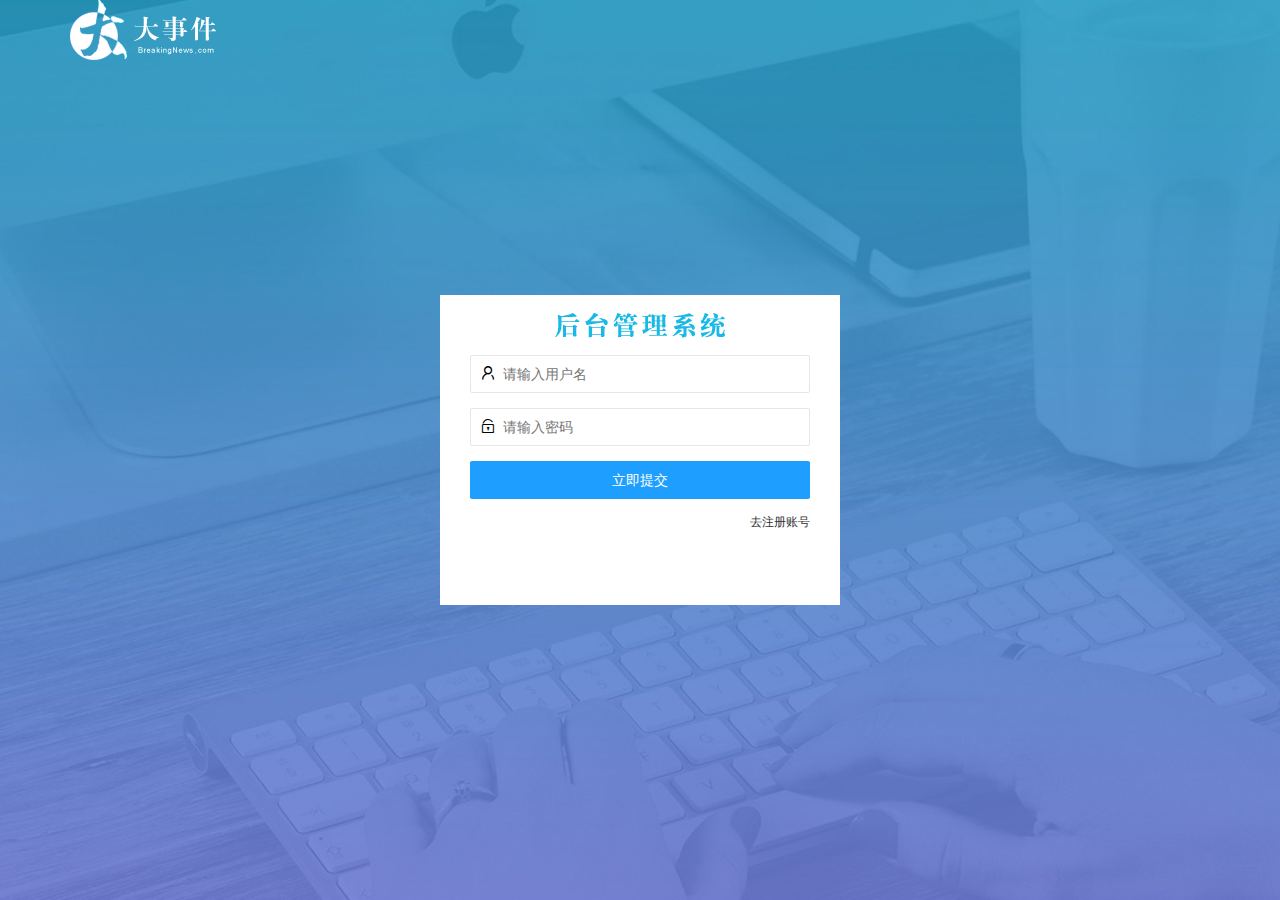
<file: login.html>
<!DOCTYPE html>
<html lang="en">

<head>
    <meta charset="UTF-8" />
    <meta name="viewport" content="width=device-width, initial-scale=1.0" />
    <title>大事件-登录/注册</title>
    <!-- 导入 LayUI 的样式 -->
    <link rel="stylesheet" href="/assets/lib/layui/css/layui.css" />
    <!-- 导入自己的样式表 -->
    <link rel="stylesheet" href="/assets/css/loginreal.css" />
</head>

<body>
    <!-- 头部的 Logo 区域 -->
    <div class="layui-main">
        <img src="/assets/images/logo.png" alt="" />
    </div>

    <!-- 登录注册区域 -->
    <div class="loginAndRegBox">
        <div class="title-box"></div>
        <div class="login-box">
            <form class="layui-form form_login" action="">
                <div class="layui-form-item">
                    <i class="layui-icon layui-icon-username"></i>
                    <input type="text" name="username" required lay-verify="required" placeholder="请输入用户名"
                        autocomplete="off" class="layui-input">
                </div>
                <div class="layui-form-item">
                    <i class="layui-icon layui-icon-password"></i>
                    <input type="password" name="password" required lay-verify="required|pwd" placeholder="请输入密码"
                        autocomplete="off" class="layui-input">
                </div>
                <div class="layui-form-item">
                    <button class="layui-btn layui-btn-fluid layui-btn-normal" lay-submit>立即提交</button>
                </div>
                <div class="layui-form-item links">
                    <a href="javascript:;" id="link_reg">去注册账号</a>
                </div>
            </form>
        </div>
        <div class="reg-box">
            <form class="layui-form form_reg" action="">
                <div class="layui-form-item">
                    <i class="layui-icon layui-icon-username"></i>
                    <input type="text" name="username" required lay-verify="required" placeholder="请输入用户名"
                        autocomplete="off" class="layui-input">
                </div>
                <div class="layui-form-item">
                    <i class="layui-icon layui-icon-password"></i>
                    <input type="password" name="password" required lay-verify="required|pwd" placeholder="请输入密码"
                        autocomplete="off" class="layui-input">
                </div>
                <div class="layui-form-item">
                    <i class="layui-icon layui-icon-password"></i>
                    <input type="password" name="password" required lay-verify="required|pwd|repwd" placeholder="请输入密码"
                        autocomplete="off" class="layui-input">
                </div>
                <div class="layui-form-item">
                    <button class="layui-btn layui-btn-fluid layui-btn-normal" lay-submit>立即提交</button>
                </div>
                <div class="layui-form-item links">
                    <a href="javascript:;" id="link_login">去登录</a>
                </div>
            </form>
        </div>
    </div>

</body>
<script src="/assets/lib/layui/layui.all.js"></script>
<script src="/assets/lib/jquery.js"></script>
<script src="/assets/js/loginreal.js"></script>
<script src="/assets/js/baseAPI.js"></script>

</html>
</file>
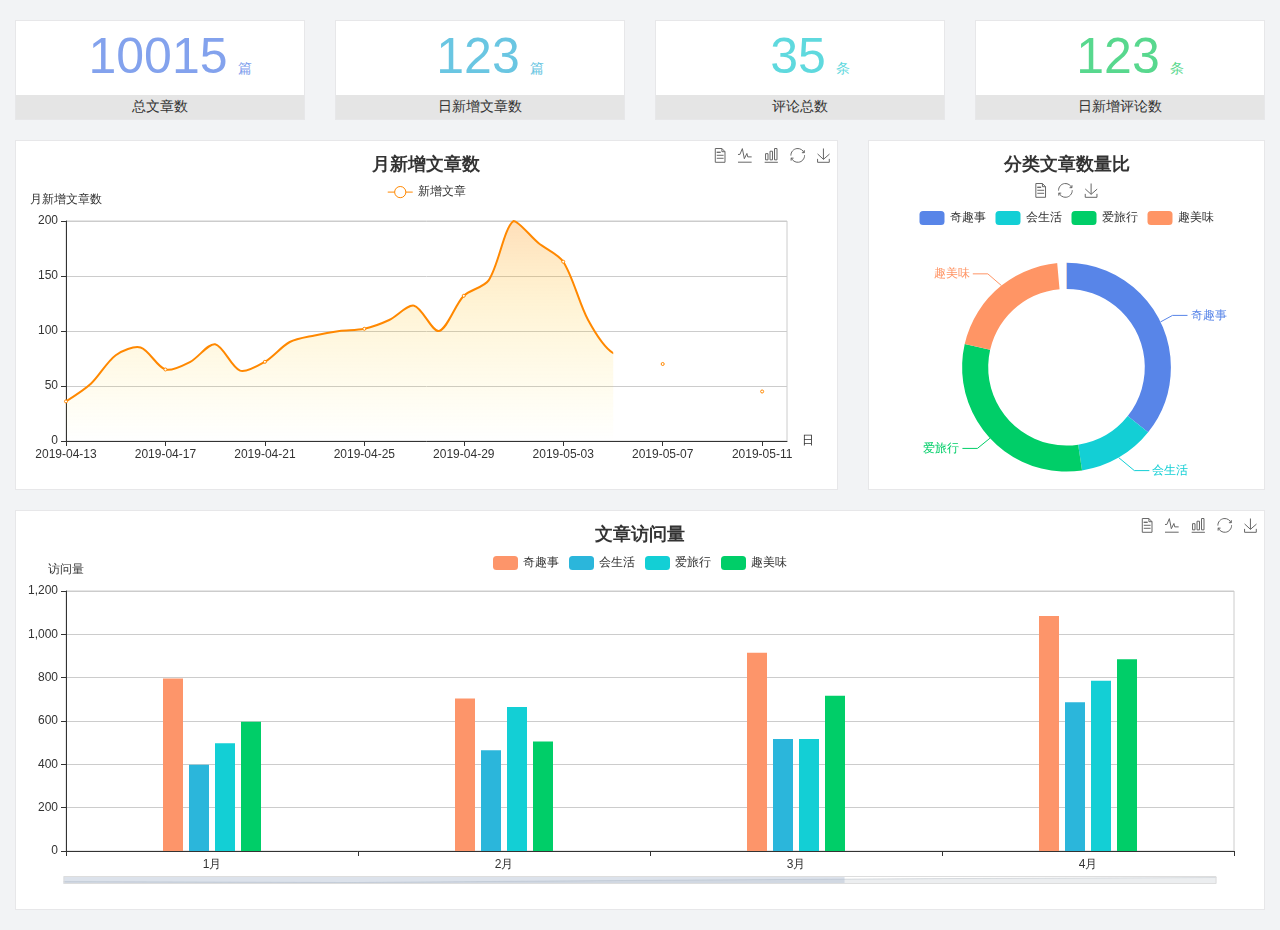
<file: home/dashboard.html>
<!DOCTYPE html>
<html lang="en">

<head>
  <meta charset="UTF-8">
  <meta name="viewport" content="width=device-width, initial-scale=1.0">
  <meta http-equiv="X-UA-Compatible" content="ie=edge">
  <title>图表统计</title>
  <link rel="stylesheet" href="../../assets/lib/bootstrap.css" />
  <link rel="stylesheet" href="../../assets/lib/main.css" />
  <script src="../../assets/lib/jquery.js"></script>
  <script type="text/javascript" src="../../assets/lib/echarts.min.js"></script>
</head>

<body>
  <div class="container-fluid">
    <div class="row spannel_list">
      <div class="col-sm-3 col-xs-6">
        <div class="spannel">
          <em>10015</em><span>篇</span>
          <b>总文章数</b>
        </div>
      </div>
      <div class="col-sm-3 col-xs-6">
        <div class="spannel scolor01">
          <em>123</em><span>篇</span>
          <b>日新增文章数</b>
        </div>
      </div>
      <div class="col-sm-3 col-xs-6">
        <div class="spannel scolor02">
          <em>35</em><span>条</span>
          <b>评论总数</b>
        </div>
      </div>
      <div class="col-sm-3 col-xs-6">
        <div class="spannel scolor03">
          <em>123</em><span>条</span>
          <b>日新增评论数</b>
        </div>
      </div>
    </div>
  </div>

  <div class="container-fluid">
    <div class="row curve-pie">
      <div class="col-lg-8 col-md-8">
        <div class="gragh_pannel" id="curve_show"></div>
      </div>
      <div class="col-lg-4 col-md-4">
        <div class="gragh_pannel" id="pie_show"></div>
      </div>
    </div>
  </div>

  <div class="container-fluid">
    <div class="column_pannel" id="column_show"></div>
  </div>

  <script>
    var oChart = echarts.init(document.getElementById('curve_show'));
    var aList_all = [
      { 'count': 36, 'date': '2019-04-13' },
      { 'count': 52, 'date': '2019-04-14' },
      { 'count': 78, 'date': '2019-04-15' },
      { 'count': 85, 'date': '2019-04-16' },
      { 'count': 65, 'date': '2019-04-17' },
      { 'count': 72, 'date': '2019-04-18' },
      { 'count': 88, 'date': '2019-04-19' },
      { 'count': 64, 'date': '2019-04-20' },
      { 'count': 72, 'date': '2019-04-21' },
      { 'count': 90, 'date': '2019-04-22' },
      { 'count': 96, 'date': '2019-04-23' },
      { 'count': 100, 'date': '2019-04-24' },
      { 'count': 102, 'date': '2019-04-25' },
      { 'count': 110, 'date': '2019-04-26' },
      { 'count': 123, 'date': '2019-04-27' },
      { 'count': 100, 'date': '2019-04-28' },
      { 'count': 132, 'date': '2019-04-29' },
      { 'count': 146, 'date': '2019-04-30' },
      { 'count': 200, 'date': '2019-05-01' },
      { 'count': 180, 'date': '2019-05-02' },
      { 'count': 163, 'date': '2019-05-03' },
      { 'count': 110, 'date': '2019-05-04' },
      { 'count': 80, 'date': '2019-05-05' },
      { 'count': 82, 'date': '2019-05-06' },
      { 'count': 70, 'date': '2019-05-07' },
      { 'count': 65, 'date': '2019-05-08' },
      { 'count': 54, 'date': '2019-05-09' },
      { 'count': 40, 'date': '2019-05-10' },
      { 'count': 45, 'date': '2019-05-11' },
      { 'count': 38, 'date': '2019-05-12' },
    ];

    let aCount = [];
    let aDate = [];

    for (var i = 0; i < aList_all.length; i++) {
      aCount.push(aList_all[i].count);
      aDate.push(aList_all[i].date);
    }

    var chartopt = {
      title: {
        text: '月新增文章数',
        left: 'center',
        top: '10'
      },
      tooltip: {
        trigger: 'axis'
      },
      legend: {
        data: ['新增文章'],
        top: '40'
      },
      toolbox: {
        show: true,
        feature: {
          mark: { show: true },
          dataView: { show: true, readOnly: false },
          magicType: { show: true, type: ['line', 'bar'] },
          restore: { show: true },
          saveAsImage: { show: true }
        }
      },
      calculable: true,
      xAxis: [
        {
          name: '日',
          type: 'category',
          boundaryGap: false,
          data: aDate
        }
      ],
      yAxis: [
        {
          name: '月新增文章数',
          type: 'value'
        }
      ],
      series: [
        {
          name: '新增文章',
          type: 'line',
          smooth: true,
          itemStyle: { normal: { areaStyle: { type: 'default' }, color: '#f80' }, lineStyle: { color: '#f80' } },
          data: aCount
        }],
      areaStyle: {
        normal: {
          color: new echarts.graphic.LinearGradient(0, 0, 0, 1, [{
            offset: 0,
            color: 'rgba(255,136,0,0.39)'
          }, {
            offset: .34,
            color: 'rgba(255,180,0,0.25)'
          }, {
            offset: 1,
            color: 'rgba(255,222,0,0.00)'
          }])

        }
      },
      grid: {
        show: true,
        x: 50,
        x2: 50,
        y: 80,
        height: 220
      }
    };

    oChart.setOption(chartopt);


    var oPie = echarts.init(document.getElementById('pie_show'));
    var oPieopt =
    {
      title: {
        top: 10,
        text: '分类文章数量比',
        x: 'center'
      },
      tooltip: {
        trigger: 'item',
        formatter: "{a} <br/>{b} : {c} ({d}%)"
      },
      color: ['#5885e8', '#13cfd5', '#00ce68', '#ff9565'],
      legend: {
        x: 'center',
        top: 65,
        data: ['奇趣事', '会生活', '爱旅行', '趣美味']
      },
      toolbox: {
        show: true,
        x: 'center',
        top: 35,
        feature: {
          mark: { show: true },
          dataView: { show: true, readOnly: false },
          magicType: {
            show: true,
            type: ['pie', 'funnel'],
            option: {
              funnel: {
                x: '25%',
                width: '50%',
                funnelAlign: 'left',
                max: 1548
              }
            }
          },
          restore: { show: true },
          saveAsImage: { show: true }
        }
      },
      calculable: true,
      series: [
        {
          name: '访问来源',
          type: 'pie',
          radius: ['45%', '60%'],
          center: ['50%', '65%'],
          data: [
            { value: 300, name: '奇趣事' },
            { value: 100, name: '会生活' },
            { value: 260, name: '爱旅行' },
            { value: 180, name: '趣美味' }
          ]
        }
      ]
    };
    oPie.setOption(oPieopt);



    var oColumn = this.echarts.init(document.getElementById('column_show'));
    var oColumnopt =
    {
      title: {
        text: '文章访问量',
        left: 'center',
        top: '10'
      },
      tooltip: {
        trigger: 'axis'
      },
      legend: {
        data: ['奇趣事', '会生活', '爱旅行', '趣美味'],
        top: '40'
      },
      toolbox: {
        show: true,
        feature: {
          mark: { show: true },
          dataView: { show: true, readOnly: false },
          magicType: { show: true, type: ['line', 'bar'] },
          restore: { show: true },
          saveAsImage: { show: true }
        }
      },
      calculable: true,
      xAxis: [
        {
          type: 'category',
          data: ['1月', '2月', '3月', '4月', '5月']
        }
      ],
      yAxis: [
        {
          name: '访问量',
          type: 'value'
        }
      ],
      series: [
        {
          name: '奇趣事',
          type: 'bar',
          barWidth: 20,
          itemStyle: {
            normal: { areaStyle: { type: 'default' }, color: '#fd956a' }
          },
          data: [800, 708, 920, 1090, 1200]
        },
        {
          name: '会生活',
          type: 'bar',
          barWidth: 20,
          itemStyle: {
            normal: { areaStyle: { type: 'default' }, color: '#2bb6db' }
          },
          data: [400, 468, 520, 690, 800]
        },
        {
          name: '爱旅行',
          type: 'bar',
          barWidth: 20,
          itemStyle: {
            normal: { areaStyle: { type: 'default' }, color: '#13cfd5' }
          },
          data: [500, 668, 520, 790, 900]
        },
        {
          name: '趣美味',
          type: 'bar',
          barWidth: 20,
          itemStyle: {
            normal: { areaStyle: { type: 'default' }, color: '#00ce68' }
          },
          data: [600, 508, 720, 890, 1000]
        }
      ],
      grid: {
        show: true,
        x: 50,
        x2: 30,
        y: 80,
        height: 260
      },
      dataZoom: [//给x轴设置滚动条
        {
          start: 0,//默认为0
          end: 100 - 1000 / 31,//默认为100
          type: 'slider',
          show: true,
          xAxisIndex: [0],
          handleSize: 0,//滑动条的 左右2个滑动条的大小
          height: 8,//组件高度
          left: 45, //左边的距离
          right: 50,//右边的距离
          bottom: 26,//右边的距离
          handleColor: '#ddd',//h滑动图标的颜色
          handleStyle: {
            borderColor: "#cacaca",
            borderWidth: "1",
            shadowBlur: 2,
            background: "#ddd",
            shadowColor: "#ddd",
          }
        }]
    };
    oColumn.setOption(oColumnopt);
  </script>
</body>

</html>
</file>
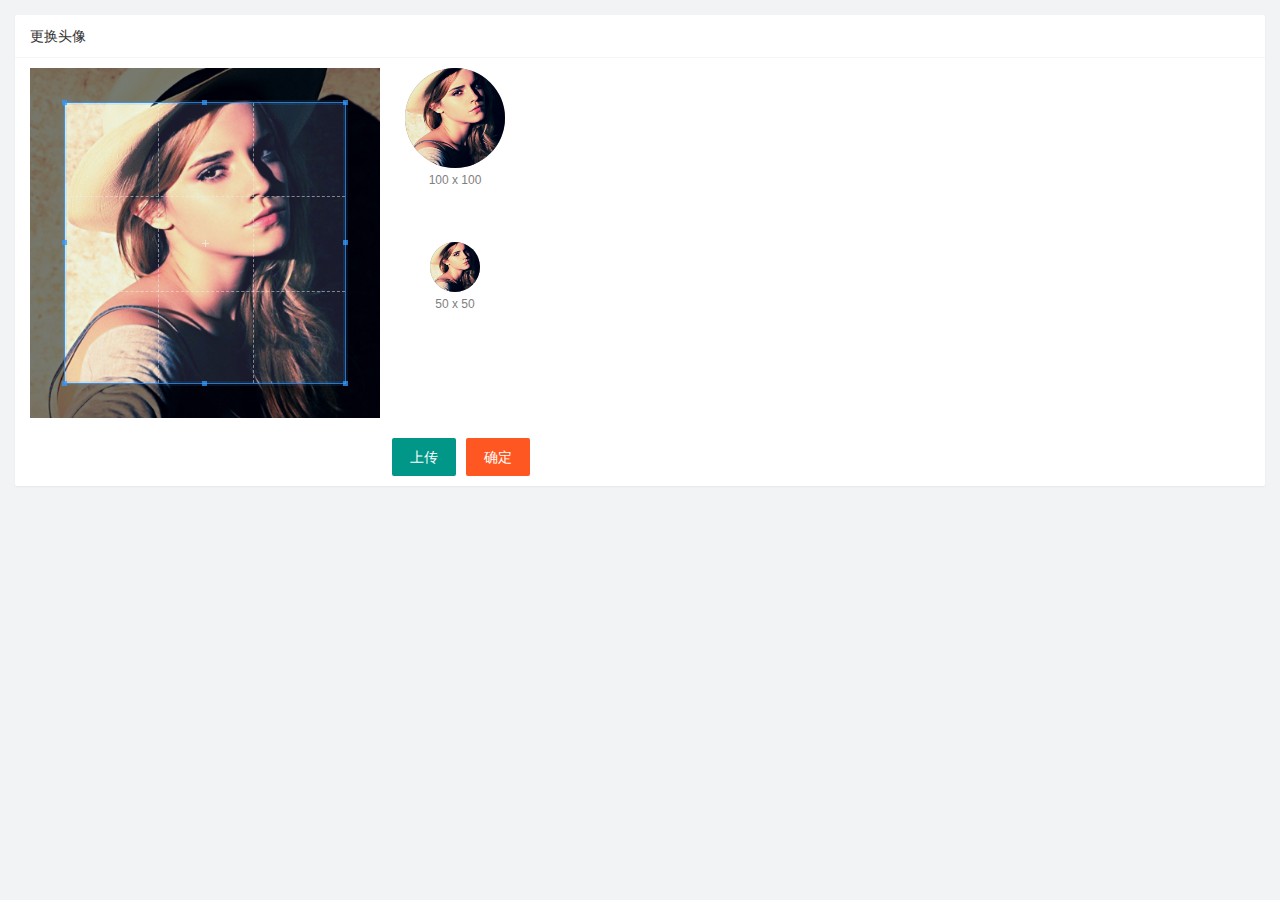
<file: user/user-avatar.html>
<!DOCTYPE html>
<html lang="en">

<head>
    <meta charset="UTF-8">
    <meta name="viewport" content="width=device-width, initial-scale=1.0">
    <title>Document</title>
    <link rel="stylesheet" href="/assets/lib/layui/css/layui.css">
    <link rel="stylesheet" href="/user/user-avatar.css">
    <link rel="stylesheet" href="/assets/lib/cropper/cropper.css">
</head>

<body>
    <div class="layui-card">
        <div class="layui-card-header">更换头像</div>
        <div class="layui-card-body">
            <!-- 第一行的图片裁剪和预览区域 -->
            <div class="row1">
                <!-- 图片裁剪区域 -->
                <div class="cropper-box">
                    <!-- 这个 img 标签很重要，将来会把它初始化为裁剪区域 -->
                    <img id="image" src="/assets/images/sample.jpg" />
                </div>
                <!-- 图片的预览区域 -->
                <div class="preview-box">
                    <div>
                        <!-- 宽高为 100px 的预览区域 -->
                        <div class="img-preview w100"></div>
                        <p class="size">100 x 100</p>
                    </div>
                    <div>
                        <!-- 宽高为 50px 的预览区域 -->
                        <div class="img-preview w50"></div>
                        <p class="size">50 x 50</p>
                    </div>
                </div>
            </div>

            <!-- 第二行的按钮区域 -->
            <div class="row2">
                <!-- 通过 accept 属性，可以指定，允许用户选择什么类型的文件 -->
                <input style="display:none" type="file" id="file" accept="image/png,image/jpeg" />
                <button type="button" class="layui-btn" id="btnChooseImage">上传</button>
                <button type="button" class="layui-btn layui-btn-danger" id="btnUpload">确定</button>
            </div>
        </div>
    </div>
    </div>
</body>
<script src="/assets/lib/layui/layui.all.js"></script>
<script src="/assets/lib/jquery.js"></script>
<script src="/assets/lib/cropper/Cropper.js"></script>
<script src="/assets/lib/cropper/jquery-cropper.js"></script>
<script src="/assets/js/baseAPI.js"></script>
<script src="/user/user-avatar.js"></script>

</html>
</file>
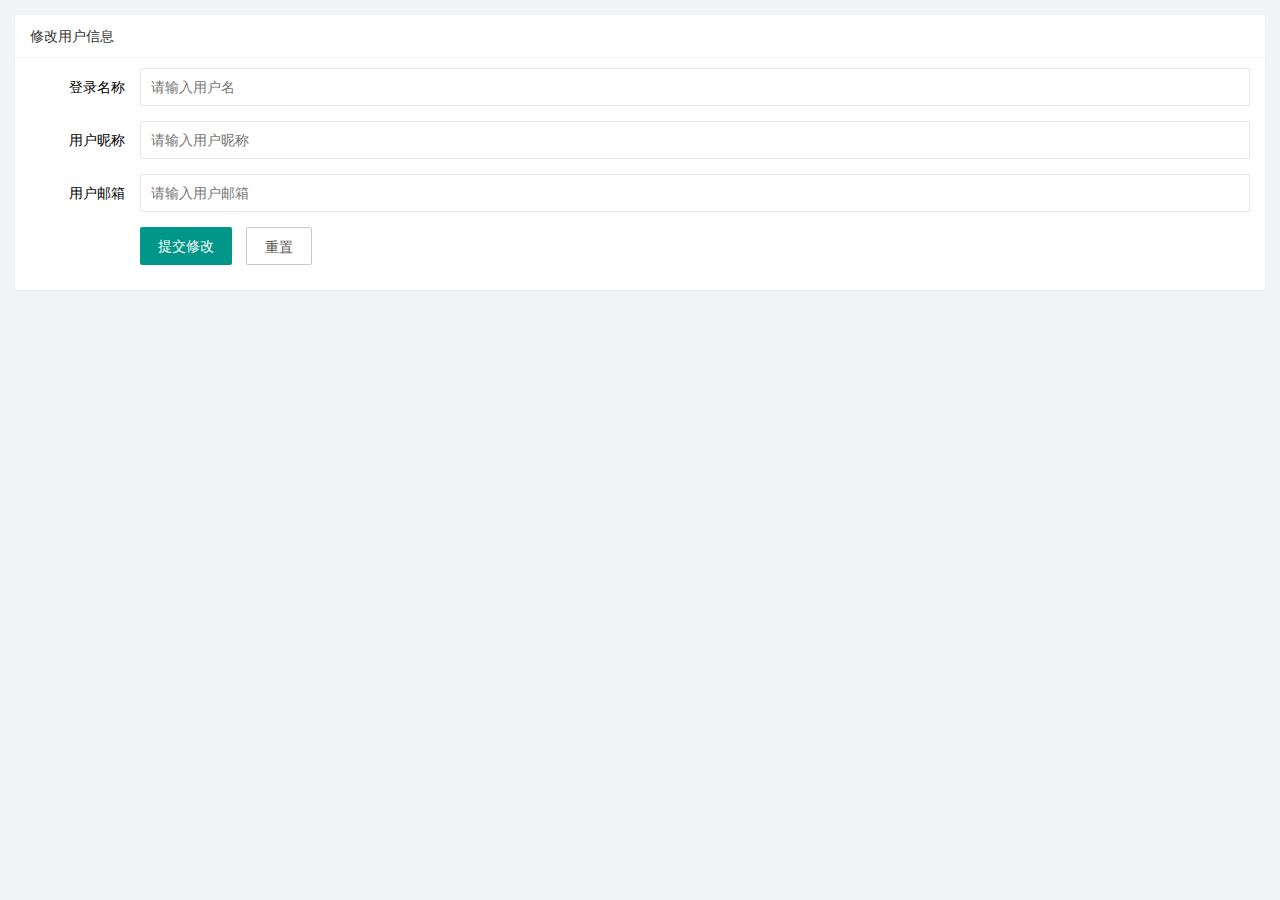
<file: user/user-info.html>
<!DOCTYPE html>
<html lang="en">

<head>
    <meta charset="UTF-8">
    <meta name="viewport" content="width=device-width, initial-scale=1.0">
    <title>Document</title>
    <link rel="stylesheet" href="/assets/lib/layui/css/layui.css">
    <link rel="stylesheet" href="/user/user-info.css">
</head>

<body>
    <div class="layui-card">
        <div class="layui-card-header">修改用户信息</div>
        <div class="layui-card-body">
            <form class="layui-form" lay-filter="formUserInfo">
                <input type="hidden" name="id">
                <div class="layui-form-item">
                    <label class="layui-form-label">登录名称</label>
                    <div class="layui-input-block">
                        <input type="text" name="username" required lay-verify="required" placeholder="请输入用户名" readonly
                            autocomplete="off" class="layui-input">
                    </div>
                </div>
                <div class="layui-form-item">
                    <label class="layui-form-label">用户昵称</label>
                    <div class="layui-input-block">
                        <input type="text" name="nickname" required lay-verify="required" placeholder="请输入用户昵称"
                            autocomplete="off" class="layui-input">
                    </div>
                </div>
                <div class="layui-form-item">
                    <label class="layui-form-label">用户邮箱</label>
                    <div class="layui-input-block">
                        <input type="text" name="email" required lay-verify="required|email" placeholder="请输入用户邮箱"
                            autocomplete="off" class="layui-input">
                    </div>
                </div>
                <div class="layui-form-item">
                    <div class="layui-input-block">
                        <button class="layui-btn" lay-submit lay-filter="formDemo">提交修改</button>
                        <button type="reset" class="layui-btn layui-btn-primary" id="btnReset">重置</button>
                    </div>
                </div>
            </form>
        </div>
    </div>
</body>
<script src="/assets/lib/layui/layui.all.js"></script>
<script src="/assets/lib/jquery.js"></script>
<script src="/assets/js/baseAPI.js"></script>
<script src="/user/user-info.js"></script>

</html>
</file>
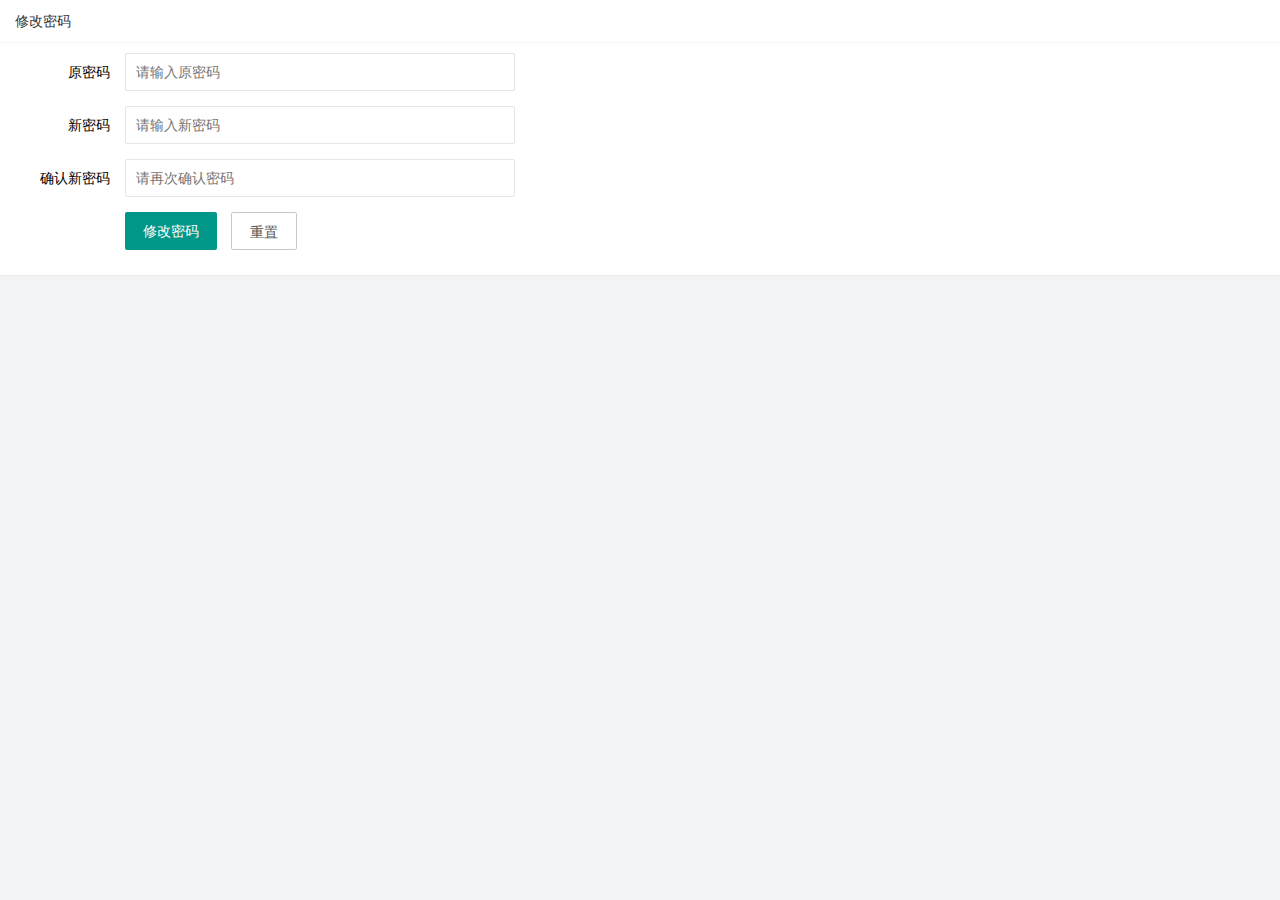
<file: user/user-pwd.html>
<!DOCTYPE html>
<html lang="en">

<head>
    <meta charset="UTF-8">
    <meta name="viewport" content="width=device-width, initial-scale=1.0">
    <title>Document</title>
    <link rel="stylesheet" href="/user/user-pwd.css">
    <link rel="stylesheet" href="/assets/lib/layui/css/layui.css">
</head>

<body>
    <div class="layui-card">
        <div class="layui-card-header">修改密码</div>
        <div class="layui-card-body">
            <form class="layui-form">
                <div class="layui-form-item">
                    <label class="layui-form-label">原密码</label>
                    <div class="layui-input-block">
                        <input type="password" name="oldPwd" required lay-verify="required|pwd" placeholder="请输入原密码"
                            autocomplete="off" class="layui-input" />
                    </div>
                </div>
                <div class="layui-form-item">
                    <label class="layui-form-label">新密码</label>
                    <div class="layui-input-block">
                        <input type="password" name="newPwd" required lay-verify="required|pwd|samepwd"
                            placeholder="请输入新密码" autocomplete="off" class="layui-input" />
                    </div>
                </div>
                <div class="layui-form-item">
                    <label class="layui-form-label">确认新密码</label>
                    <div class="layui-input-block">
                        <input type="password" name="rePwd" required lay-verify="required|pwd|rePwd"
                            placeholder="请再次确认密码" autocomplete="off" class="layui-input" />
                    </div>
                </div>
                <div class="layui-form-item">
                    <div class="layui-input-block">
                        <button class="layui-btn" lay-submit lay-filter="formDemo">修改密码</button>
                        <button type="reset" class="layui-btn layui-btn-primary">重置</button>
                    </div>
                </div>
            </form>
        </div>
    </div>
</body>
<script src="/assets/lib/layui/layui.all.js"></script>
<script src="/assets/lib/jquery.js"></script>
<script src="/assets/js/baseAPI.js"></script>
<script src="/user/user-pwd.js"></script>

</html>
</file>
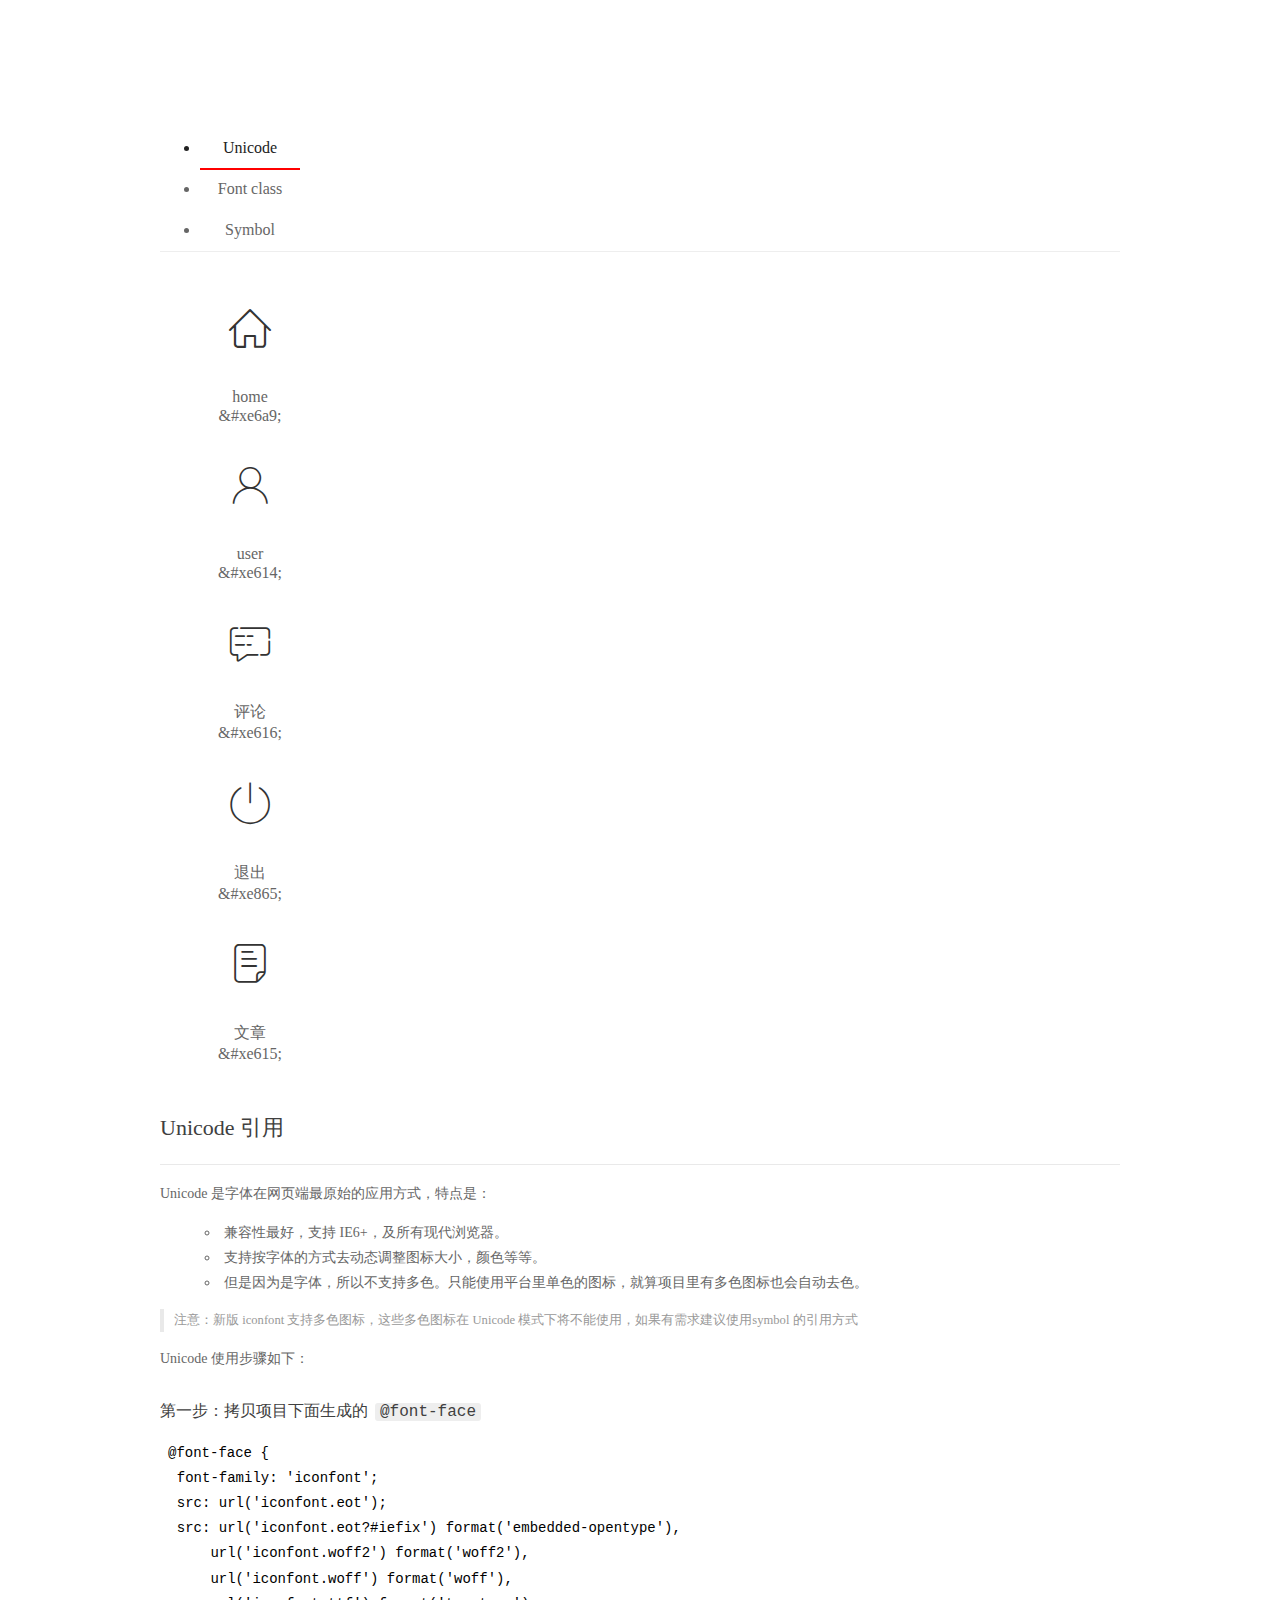
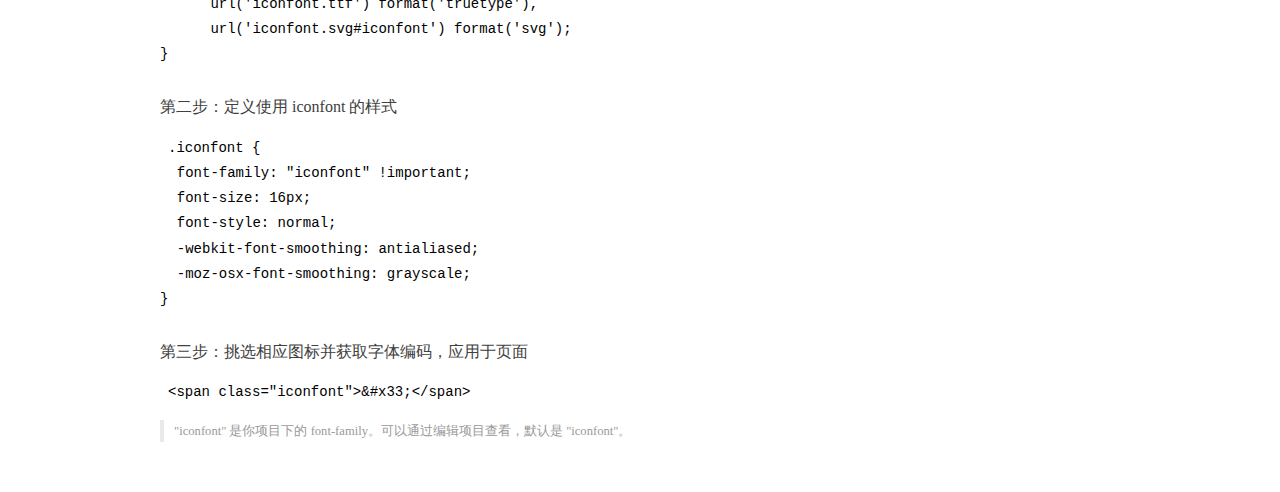
<file: assets/fonts/demo_index.html>
<!DOCTYPE html>
<html>
<head>
  <meta charset="utf-8"/>
  <title>IconFont Demo</title>
  <link rel="shortcut icon" href="https://gtms04.alicdn.com/tps/i4/TB1_oz6GVXXXXaFXpXXJDFnIXXX-64-64.ico" type="image/x-icon"/>
  <link rel="stylesheet" href="https://g.alicdn.com/thx/cube/1.3.2/cube.min.css">
  <link rel="stylesheet" href="demo.css">
  <link rel="stylesheet" href="iconfont.css">
  <script src="iconfont.js"></script>
  <!-- jQuery -->
  <script src="https://a1.alicdn.com/oss/uploads/2018/12/26/7bfddb60-08e8-11e9-9b04-53e73bb6408b.js"></script>
  <!-- 代码高亮 -->
  <script src="https://a1.alicdn.com/oss/uploads/2018/12/26/a3f714d0-08e6-11e9-8a15-ebf944d7534c.js"></script>
</head>
<body>
  <div class="main">
    <h1 class="logo"><a href="https://www.iconfont.cn/" title="iconfont 首页" target="_blank">&#xe86b;</a></h1>
    <div class="nav-tabs">
      <ul id="tabs" class="dib-box">
        <li class="dib active"><span>Unicode</span></li>
        <li class="dib"><span>Font class</span></li>
        <li class="dib"><span>Symbol</span></li>
      </ul>
      
    </div>
    <div class="tab-container">
      <div class="content unicode" style="display: block;">
          <ul class="icon_lists dib-box">
          
            <li class="dib">
              <span class="icon iconfont">&#xe6a9;</span>
                <div class="name">home</div>
                <div class="code-name">&amp;#xe6a9;</div>
              </li>
          
            <li class="dib">
              <span class="icon iconfont">&#xe614;</span>
                <div class="name">user</div>
                <div class="code-name">&amp;#xe614;</div>
              </li>
          
            <li class="dib">
              <span class="icon iconfont">&#xe616;</span>
                <div class="name">评论</div>
                <div class="code-name">&amp;#xe616;</div>
              </li>
          
            <li class="dib">
              <span class="icon iconfont">&#xe865;</span>
                <div class="name">退出</div>
                <div class="code-name">&amp;#xe865;</div>
              </li>
          
            <li class="dib">
              <span class="icon iconfont">&#xe615;</span>
                <div class="name">文章</div>
                <div class="code-name">&amp;#xe615;</div>
              </li>
          
          </ul>
          <div class="article markdown">
          <h2 id="unicode-">Unicode 引用</h2>
          <hr>

          <p>Unicode 是字体在网页端最原始的应用方式，特点是：</p>
          <ul>
            <li>兼容性最好，支持 IE6+，及所有现代浏览器。</li>
            <li>支持按字体的方式去动态调整图标大小，颜色等等。</li>
            <li>但是因为是字体，所以不支持多色。只能使用平台里单色的图标，就算项目里有多色图标也会自动去色。</li>
          </ul>
          <blockquote>
            <p>注意：新版 iconfont 支持多色图标，这些多色图标在 Unicode 模式下将不能使用，如果有需求建议使用symbol 的引用方式</p>
          </blockquote>
          <p>Unicode 使用步骤如下：</p>
          <h3 id="-font-face">第一步：拷贝项目下面生成的 <code>@font-face</code></h3>
<pre><code class="language-css"
>@font-face {
  font-family: 'iconfont';
  src: url('iconfont.eot');
  src: url('iconfont.eot?#iefix') format('embedded-opentype'),
      url('iconfont.woff2') format('woff2'),
      url('iconfont.woff') format('woff'),
      url('iconfont.ttf') format('truetype'),
      url('iconfont.svg#iconfont') format('svg');
}
</code></pre>
          <h3 id="-iconfont-">第二步：定义使用 iconfont 的样式</h3>
<pre><code class="language-css"
>.iconfont {
  font-family: "iconfont" !important;
  font-size: 16px;
  font-style: normal;
  -webkit-font-smoothing: antialiased;
  -moz-osx-font-smoothing: grayscale;
}
</code></pre>
          <h3 id="-">第三步：挑选相应图标并获取字体编码，应用于页面</h3>
<pre>
<code class="language-html"
>&lt;span class="iconfont"&gt;&amp;#x33;&lt;/span&gt;
</code></pre>
          <blockquote>
            <p>"iconfont" 是你项目下的 font-family。可以通过编辑项目查看，默认是 "iconfont"。</p>
          </blockquote>
          </div>
      </div>
      <div class="content font-class">
        <ul class="icon_lists dib-box">
          
          <li class="dib">
            <span class="icon iconfont icon-home"></span>
            <div class="name">
              home
            </div>
            <div class="code-name">.icon-home
            </div>
          </li>
          
          <li class="dib">
            <span class="icon iconfont icon-user"></span>
            <div class="name">
              user
            </div>
            <div class="code-name">.icon-user
            </div>
          </li>
          
          <li class="dib">
            <span class="icon iconfont icon-pinglun"></span>
            <div class="name">
              评论
            </div>
            <div class="code-name">.icon-pinglun
            </div>
          </li>
          
          <li class="dib">
            <span class="icon iconfont icon-tuichu"></span>
            <div class="name">
              退出
            </div>
            <div class="code-name">.icon-tuichu
            </div>
          </li>
          
          <li class="dib">
            <span class="icon iconfont icon-16"></span>
            <div class="name">
              文章
            </div>
            <div class="code-name">.icon-16
            </div>
          </li>
          
        </ul>
        <div class="article markdown">
        <h2 id="font-class-">font-class 引用</h2>
        <hr>

        <p>font-class 是 Unicode 使用方式的一种变种，主要是解决 Unicode 书写不直观，语意不明确的问题。</p>
        <p>与 Unicode 使用方式相比，具有如下特点：</p>
        <ul>
          <li>兼容性良好，支持 IE8+，及所有现代浏览器。</li>
          <li>相比于 Unicode 语意明确，书写更直观。可以很容易分辨这个 icon 是什么。</li>
          <li>因为使用 class 来定义图标，所以当要替换图标时，只需要修改 class 里面的 Unicode 引用。</li>
          <li>不过因为本质上还是使用的字体，所以多色图标还是不支持的。</li>
        </ul>
        <p>使用步骤如下：</p>
        <h3 id="-fontclass-">第一步：引入项目下面生成的 fontclass 代码：</h3>
<pre><code class="language-html">&lt;link rel="stylesheet" href="./iconfont.css"&gt;
</code></pre>
        <h3 id="-">第二步：挑选相应图标并获取类名，应用于页面：</h3>
<pre><code class="language-html">&lt;span class="iconfont icon-xxx"&gt;&lt;/span&gt;
</code></pre>
        <blockquote>
          <p>"
            iconfont" 是你项目下的 font-family。可以通过编辑项目查看，默认是 "iconfont"。</p>
        </blockquote>
      </div>
      </div>
      <div class="content symbol">
          <ul class="icon_lists dib-box">
          
            <li class="dib">
                <svg class="icon svg-icon" aria-hidden="true">
                  <use xlink:href="#icon-home"></use>
                </svg>
                <div class="name">home</div>
                <div class="code-name">#icon-home</div>
            </li>
          
            <li class="dib">
                <svg class="icon svg-icon" aria-hidden="true">
                  <use xlink:href="#icon-user"></use>
                </svg>
                <div class="name">user</div>
                <div class="code-name">#icon-user</div>
            </li>
          
            <li class="dib">
                <svg class="icon svg-icon" aria-hidden="true">
                  <use xlink:href="#icon-pinglun"></use>
                </svg>
                <div class="name">评论</div>
                <div class="code-name">#icon-pinglun</div>
            </li>
          
            <li class="dib">
                <svg class="icon svg-icon" aria-hidden="true">
                  <use xlink:href="#icon-tuichu"></use>
                </svg>
                <div class="name">退出</div>
                <div class="code-name">#icon-tuichu</div>
            </li>
          
            <li class="dib">
                <svg class="icon svg-icon" aria-hidden="true">
                  <use xlink:href="#icon-16"></use>
                </svg>
                <div class="name">文章</div>
                <div class="code-name">#icon-16</div>
            </li>
          
          </ul>
          <div class="article markdown">
          <h2 id="symbol-">Symbol 引用</h2>
          <hr>

          <p>这是一种全新的使用方式，应该说这才是未来的主流，也是平台目前推荐的用法。相关介绍可以参考这篇<a href="">文章</a>
            这种用法其实是做了一个 SVG 的集合，与另外两种相比具有如下特点：</p>
          <ul>
            <li>支持多色图标了，不再受单色限制。</li>
            <li>通过一些技巧，支持像字体那样，通过 <code>font-size</code>, <code>color</code> 来调整样式。</li>
            <li>兼容性较差，支持 IE9+，及现代浏览器。</li>
            <li>浏览器渲染 SVG 的性能一般，还不如 png。</li>
          </ul>
          <p>使用步骤如下：</p>
          <h3 id="-symbol-">第一步：引入项目下面生成的 symbol 代码：</h3>
<pre><code class="language-html">&lt;script src="./iconfont.js"&gt;&lt;/script&gt;
</code></pre>
          <h3 id="-css-">第二步：加入通用 CSS 代码（引入一次就行）：</h3>
<pre><code class="language-html">&lt;style&gt;
.icon {
  width: 1em;
  height: 1em;
  vertical-align: -0.15em;
  fill: currentColor;
  overflow: hidden;
}
&lt;/style&gt;
</code></pre>
          <h3 id="-">第三步：挑选相应图标并获取类名，应用于页面：</h3>
<pre><code class="language-html">&lt;svg class="icon" aria-hidden="true"&gt;
  &lt;use xlink:href="#icon-xxx"&gt;&lt;/use&gt;
&lt;/svg&gt;
</code></pre>
          </div>
      </div>

    </div>
  </div>
  <script>
  $(document).ready(function () {
      $('.tab-container .content:first').show()

      $('#tabs li').click(function (e) {
        var tabContent = $('.tab-container .content')
        var index = $(this).index()

        if ($(this).hasClass('active')) {
          return
        } else {
          $('#tabs li').removeClass('active')
          $(this).addClass('active')

          tabContent.hide().eq(index).fadeIn()
        }
      })
    })
  </script>
</body>
</html>
</file>
<file: assets/lib/layui/css/layui.css>
/** layui-v2.5.5 MIT License By https://www.layui.com */
 .layui-inline,img{display:inline-block;vertical-align:middle}h1,h2,h3,h4,h5,h6{font-weight:400}.layui-edge,.layui-header,.layui-inline,.layui-main{position:relative}.layui-body,.layui-edge,.layui-elip{overflow:hidden}.layui-btn,.layui-edge,.layui-inline,img{vertical-align:middle}.layui-btn,.layui-disabled,.layui-icon,.layui-unselect{-moz-user-select:none;-webkit-user-select:none;-ms-user-select:none}.layui-elip,.layui-form-checkbox span,.layui-form-pane .layui-form-label{text-overflow:ellipsis;white-space:nowrap}.layui-breadcrumb,.layui-tree-btnGroup{visibility:hidden}blockquote,body,button,dd,div,dl,dt,form,h1,h2,h3,h4,h5,h6,input,li,ol,p,pre,td,textarea,th,ul{margin:0;padding:0;-webkit-tap-highlight-color:rgba(0,0,0,0)}a:active,a:hover{outline:0}img{border:none}li{list-style:none}table{border-collapse:collapse;border-spacing:0}h4,h5,h6{font-size:100%}button,input,optgroup,option,select,textarea{font-family:inherit;font-size:inherit;font-style:inherit;font-weight:inherit;outline:0}pre{white-space:pre-wrap;white-space:-moz-pre-wrap;white-space:-pre-wrap;white-space:-o-pre-wrap;word-wrap:break-word}body{line-height:24px;font:14px Helvetica Neue,Helvetica,PingFang SC,Tahoma,Arial,sans-serif}hr{height:1px;margin:10px 0;border:0;clear:both}a{color:#333;text-decoration:none}a:hover{color:#777}a cite{font-style:normal;*cursor:pointer}.layui-border-box,.layui-border-box *{box-sizing:border-box}.layui-box,.layui-box *{box-sizing:content-box}.layui-clear{clear:both;*zoom:1}.layui-clear:after{content:'\20';clear:both;*zoom:1;display:block;height:0}.layui-inline{*display:inline;*zoom:1}.layui-edge{display:inline-block;width:0;height:0;border-width:6px;border-style:dashed;border-color:transparent}.layui-edge-top{top:-4px;border-bottom-color:#999;border-bottom-style:solid}.layui-edge-right{border-left-color:#999;border-left-style:solid}.layui-edge-bottom{top:2px;border-top-color:#999;border-top-style:solid}.layui-edge-left{border-right-color:#999;border-right-style:solid}.layui-disabled,.layui-disabled:hover{color:#d2d2d2!important;cursor:not-allowed!important}.layui-circle{border-radius:100%}.layui-show{display:block!important}.layui-hide{display:none!important}@font-face{font-family:layui-icon;src:url(../font/iconfont.eot?v=250);src:url(../font/iconfont.eot?v=250#iefix) format('embedded-opentype'),url(../font/iconfont.woff2?v=250) format('woff2'),url(../font/iconfont.woff?v=250) format('woff'),url(../font/iconfont.ttf?v=250) format('truetype'),url(../font/iconfont.svg?v=250#layui-icon) format('svg')}.layui-icon{font-family:layui-icon!important;font-size:16px;font-style:normal;-webkit-font-smoothing:antialiased;-moz-osx-font-smoothing:grayscale}.layui-icon-reply-fill:before{content:"\e611"}.layui-icon-set-fill:before{content:"\e614"}.layui-icon-menu-fill:before{content:"\e60f"}.layui-icon-search:before{content:"\e615"}.layui-icon-share:before{content:"\e641"}.layui-icon-set-sm:before{content:"\e620"}.layui-icon-engine:before{content:"\e628"}.layui-icon-close:before{content:"\1006"}.layui-icon-close-fill:before{content:"\1007"}.layui-icon-chart-screen:before{content:"\e629"}.layui-icon-star:before{content:"\e600"}.layui-icon-circle-dot:before{content:"\e617"}.layui-icon-chat:before{content:"\e606"}.layui-icon-release:before{content:"\e609"}.layui-icon-list:before{content:"\e60a"}.layui-icon-chart:before{content:"\e62c"}.layui-icon-ok-circle:before{content:"\1005"}.layui-icon-layim-theme:before{content:"\e61b"}.layui-icon-table:before{content:"\e62d"}.layui-icon-right:before{content:"\e602"}.layui-icon-left:before{content:"\e603"}.layui-icon-cart-simple:before{content:"\e698"}.layui-icon-face-cry:before{content:"\e69c"}.layui-icon-face-smile:before{content:"\e6af"}.layui-icon-survey:before{content:"\e6b2"}.layui-icon-tree:before{content:"\e62e"}.layui-icon-upload-circle:before{content:"\e62f"}.layui-icon-add-circle:before{content:"\e61f"}.layui-icon-download-circle:before{content:"\e601"}.layui-icon-templeate-1:before{content:"\e630"}.layui-icon-util:before{content:"\e631"}.layui-icon-face-surprised:before{content:"\e664"}.layui-icon-edit:before{content:"\e642"}.layui-icon-speaker:before{content:"\e645"}.layui-icon-down:before{content:"\e61a"}.layui-icon-file:before{content:"\e621"}.layui-icon-layouts:before{content:"\e632"}.layui-icon-rate-half:before{content:"\e6c9"}.layui-icon-add-circle-fine:before{content:"\e608"}.layui-icon-prev-circle:before{content:"\e633"}.layui-icon-read:before{content:"\e705"}.layui-icon-404:before{content:"\e61c"}.layui-icon-carousel:before{content:"\e634"}.layui-icon-help:before{content:"\e607"}.layui-icon-code-circle:before{content:"\e635"}.layui-icon-water:before{content:"\e636"}.layui-icon-username:before{content:"\e66f"}.layui-icon-find-fill:before{content:"\e670"}.layui-icon-about:before{content:"\e60b"}.layui-icon-location:before{content:"\e715"}.layui-icon-up:before{content:"\e619"}.layui-icon-pause:before{content:"\e651"}.layui-icon-date:before{content:"\e637"}.layui-icon-layim-uploadfile:before{content:"\e61d"}.layui-icon-delete:before{content:"\e640"}.layui-icon-play:before{content:"\e652"}.layui-icon-top:before{content:"\e604"}.layui-icon-friends:before{content:"\e612"}.layui-icon-refresh-3:before{content:"\e9aa"}.layui-icon-ok:before{content:"\e605"}.layui-icon-layer:before{content:"\e638"}.layui-icon-face-smile-fine:before{content:"\e60c"}.layui-icon-dollar:before{content:"\e659"}.layui-icon-group:before{content:"\e613"}.layui-icon-layim-download:before{content:"\e61e"}.layui-icon-picture-fine:before{content:"\e60d"}.layui-icon-link:before{content:"\e64c"}.layui-icon-diamond:before{content:"\e735"}.layui-icon-log:before{content:"\e60e"}.layui-icon-rate-solid:before{content:"\e67a"}.layui-icon-fonts-del:before{content:"\e64f"}.layui-icon-unlink:before{content:"\e64d"}.layui-icon-fonts-clear:before{content:"\e639"}.layui-icon-triangle-r:before{content:"\e623"}.layui-icon-circle:before{content:"\e63f"}.layui-icon-radio:before{content:"\e643"}.layui-icon-align-center:before{content:"\e647"}.layui-icon-align-right:before{content:"\e648"}.layui-icon-align-left:before{content:"\e649"}.layui-icon-loading-1:before{content:"\e63e"}.layui-icon-return:before{content:"\e65c"}.layui-icon-fonts-strong:before{content:"\e62b"}.layui-icon-upload:before{content:"\e67c"}.layui-icon-dialogue:before{content:"\e63a"}.layui-icon-video:before{content:"\e6ed"}.layui-icon-headset:before{content:"\e6fc"}.layui-icon-cellphone-fine:before{content:"\e63b"}.layui-icon-add-1:before{content:"\e654"}.layui-icon-face-smile-b:before{content:"\e650"}.layui-icon-fonts-html:before{content:"\e64b"}.layui-icon-form:before{content:"\e63c"}.layui-icon-cart:before{content:"\e657"}.layui-icon-camera-fill:before{content:"\e65d"}.layui-icon-tabs:before{content:"\e62a"}.layui-icon-fonts-code:before{content:"\e64e"}.layui-icon-fire:before{content:"\e756"}.layui-icon-set:before{content:"\e716"}.layui-icon-fonts-u:before{content:"\e646"}.layui-icon-triangle-d:before{content:"\e625"}.layui-icon-tips:before{content:"\e702"}.layui-icon-picture:before{content:"\e64a"}.layui-icon-more-vertical:before{content:"\e671"}.layui-icon-flag:before{content:"\e66c"}.layui-icon-loading:before{content:"\e63d"}.layui-icon-fonts-i:before{content:"\e644"}.layui-icon-refresh-1:before{content:"\e666"}.layui-icon-rmb:before{content:"\e65e"}.layui-icon-home:before{content:"\e68e"}.layui-icon-user:before{content:"\e770"}.layui-icon-notice:before{content:"\e667"}.layui-icon-login-weibo:before{content:"\e675"}.layui-icon-voice:before{content:"\e688"}.layui-icon-upload-drag:before{content:"\e681"}.layui-icon-login-qq:before{content:"\e676"}.layui-icon-snowflake:before{content:"\e6b1"}.layui-icon-file-b:before{content:"\e655"}.layui-icon-template:before{content:"\e663"}.layui-icon-auz:before{content:"\e672"}.layui-icon-console:before{content:"\e665"}.layui-icon-app:before{content:"\e653"}.layui-icon-prev:before{content:"\e65a"}.layui-icon-website:before{content:"\e7ae"}.layui-icon-next:before{content:"\e65b"}.layui-icon-component:before{content:"\e857"}.layui-icon-more:before{content:"\e65f"}.layui-icon-login-wechat:before{content:"\e677"}.layui-icon-shrink-right:before{content:"\e668"}.layui-icon-spread-left:before{content:"\e66b"}.layui-icon-camera:before{content:"\e660"}.layui-icon-note:before{content:"\e66e"}.layui-icon-refresh:before{content:"\e669"}.layui-icon-female:before{content:"\e661"}.layui-icon-male:before{content:"\e662"}.layui-icon-password:before{content:"\e673"}.layui-icon-senior:before{content:"\e674"}.layui-icon-theme:before{content:"\e66a"}.layui-icon-tread:before{content:"\e6c5"}.layui-icon-praise:before{content:"\e6c6"}.layui-icon-star-fill:before{content:"\e658"}.layui-icon-rate:before{content:"\e67b"}.layui-icon-template-1:before{content:"\e656"}.layui-icon-vercode:before{content:"\e679"}.layui-icon-cellphone:before{content:"\e678"}.layui-icon-screen-full:before{content:"\e622"}.layui-icon-screen-restore:before{content:"\e758"}.layui-icon-cols:before{content:"\e610"}.layui-icon-export:before{content:"\e67d"}.layui-icon-print:before{content:"\e66d"}.layui-icon-slider:before{content:"\e714"}.layui-icon-addition:before{content:"\e624"}.layui-icon-subtraction:before{content:"\e67e"}.layui-icon-service:before{content:"\e626"}.layui-icon-transfer:before{content:"\e691"}.layui-main{width:1140px;margin:0 auto}.layui-header{z-index:1000;height:60px}.layui-header a:hover{transition:all .5s;-webkit-transition:all .5s}.layui-side{position:fixed;left:0;top:0;bottom:0;z-index:999;width:200px;overflow-x:hidden}.layui-side-scroll{position:relative;width:220px;height:100%;overflow-x:hidden}.layui-body{position:absolute;left:200px;right:0;top:0;bottom:0;z-index:998;width:auto;overflow-y:auto;box-sizing:border-box}.layui-layout-body{overflow:hidden}.layui-layout-admin .layui-header{background-color:#23262E}.layui-layout-admin .layui-side{top:60px;width:200px;overflow-x:hidden}.layui-layout-admin .layui-body{position:fixed;top:60px;bottom:44px}.layui-layout-admin .layui-main{width:auto;margin:0 15px}.layui-layout-admin .layui-footer{position:fixed;left:200px;right:0;bottom:0;height:44px;line-height:44px;padding:0 15px;background-color:#eee}.layui-layout-admin .layui-logo{position:absolute;left:0;top:0;width:200px;height:100%;line-height:60px;text-align:center;color:#009688;font-size:16px}.layui-layout-admin .layui-header .layui-nav{background:0 0}.layui-layout-left{position:absolute!important;left:200px;top:0}.layui-layout-right{position:absolute!important;right:0;top:0}.layui-container{position:relative;margin:0 auto;padding:0 15px;box-sizing:border-box}.layui-fluid{position:relative;margin:0 auto;padding:0 15px}.layui-row:after,.layui-row:before{content:'';display:block;clear:both}.layui-col-lg1,.layui-col-lg10,.layui-col-lg11,.layui-col-lg12,.layui-col-lg2,.layui-col-lg3,.layui-col-lg4,.layui-col-lg5,.layui-col-lg6,.layui-col-lg7,.layui-col-lg8,.layui-col-lg9,.layui-col-md1,.layui-col-md10,.layui-col-md11,.layui-col-md12,.layui-col-md2,.layui-col-md3,.layui-col-md4,.layui-col-md5,.layui-col-md6,.layui-col-md7,.layui-col-md8,.layui-col-md9,.layui-col-sm1,.layui-col-sm10,.layui-col-sm11,.layui-col-sm12,.layui-col-sm2,.layui-col-sm3,.layui-col-sm4,.layui-col-sm5,.layui-col-sm6,.layui-col-sm7,.layui-col-sm8,.layui-col-sm9,.layui-col-xs1,.layui-col-xs10,.layui-col-xs11,.layui-col-xs12,.layui-col-xs2,.layui-col-xs3,.layui-col-xs4,.layui-col-xs5,.layui-col-xs6,.layui-col-xs7,.layui-col-xs8,.layui-col-xs9{position:relative;display:block;box-sizing:border-box}.layui-col-xs1,.layui-col-xs10,.layui-col-xs11,.layui-col-xs12,.layui-col-xs2,.layui-col-xs3,.layui-col-xs4,.layui-col-xs5,.layui-col-xs6,.layui-col-xs7,.layui-col-xs8,.layui-col-xs9{float:left}.layui-col-xs1{width:8.33333333%}.layui-col-xs2{width:16.66666667%}.layui-col-xs3{width:25%}.layui-col-xs4{width:33.33333333%}.layui-col-xs5{width:41.66666667%}.layui-col-xs6{width:50%}.layui-col-xs7{width:58.33333333%}.layui-col-xs8{width:66.66666667%}.layui-col-xs9{width:75%}.layui-col-xs10{width:83.33333333%}.layui-col-xs11{width:91.66666667%}.layui-col-xs12{width:100%}.layui-col-xs-offset1{margin-left:8.33333333%}.layui-col-xs-offset2{margin-left:16.66666667%}.layui-col-xs-offset3{margin-left:25%}.layui-col-xs-offset4{margin-left:33.33333333%}.layui-col-xs-offset5{margin-left:41.66666667%}.layui-col-xs-offset6{margin-left:50%}.layui-col-xs-offset7{margin-left:58.33333333%}.layui-col-xs-offset8{margin-left:66.66666667%}.layui-col-xs-offset9{margin-left:75%}.layui-col-xs-offset10{margin-left:83.33333333%}.layui-col-xs-offset11{margin-left:91.66666667%}.layui-col-xs-offset12{margin-left:100%}@media screen and (max-width:768px){.layui-hide-xs{display:none!important}.layui-show-xs-block{display:block!important}.layui-show-xs-inline{display:inline!important}.layui-show-xs-inline-block{display:inline-block!important}}@media screen and (min-width:768px){.layui-container{width:750px}.layui-hide-sm{display:none!important}.layui-show-sm-block{display:block!important}.layui-show-sm-inline{display:inline!important}.layui-show-sm-inline-block{display:inline-block!important}.layui-col-sm1,.layui-col-sm10,.layui-col-sm11,.layui-col-sm12,.layui-col-sm2,.layui-col-sm3,.layui-col-sm4,.layui-col-sm5,.layui-col-sm6,.layui-col-sm7,.layui-col-sm8,.layui-col-sm9{float:left}.layui-col-sm1{width:8.33333333%}.layui-col-sm2{width:16.66666667%}.layui-col-sm3{width:25%}.layui-col-sm4{width:33.33333333%}.layui-col-sm5{width:41.66666667%}.layui-col-sm6{width:50%}.layui-col-sm7{width:58.33333333%}.layui-col-sm8{width:66.66666667%}.layui-col-sm9{width:75%}.layui-col-sm10{width:83.33333333%}.layui-col-sm11{width:91.66666667%}.layui-col-sm12{width:100%}.layui-col-sm-offset1{margin-left:8.33333333%}.layui-col-sm-offset2{margin-left:16.66666667%}.layui-col-sm-offset3{margin-left:25%}.layui-col-sm-offset4{margin-left:33.33333333%}.layui-col-sm-offset5{margin-left:41.66666667%}.layui-col-sm-offset6{margin-left:50%}.layui-col-sm-offset7{margin-left:58.33333333%}.layui-col-sm-offset8{margin-left:66.66666667%}.layui-col-sm-offset9{margin-left:75%}.layui-col-sm-offset10{margin-left:83.33333333%}.layui-col-sm-offset11{margin-left:91.66666667%}.layui-col-sm-offset12{margin-left:100%}}@media screen and (min-width:992px){.layui-container{width:970px}.layui-hide-md{display:none!important}.layui-show-md-block{display:block!important}.layui-show-md-inline{display:inline!important}.layui-show-md-inline-block{display:inline-block!important}.layui-col-md1,.layui-col-md10,.layui-col-md11,.layui-col-md12,.layui-col-md2,.layui-col-md3,.layui-col-md4,.layui-col-md5,.layui-col-md6,.layui-col-md7,.layui-col-md8,.layui-col-md9{float:left}.layui-col-md1{width:8.33333333%}.layui-col-md2{width:16.66666667%}.layui-col-md3{width:25%}.layui-col-md4{width:33.33333333%}.layui-col-md5{width:41.66666667%}.layui-col-md6{width:50%}.layui-col-md7{width:58.33333333%}.layui-col-md8{width:66.66666667%}.layui-col-md9{width:75%}.layui-col-md10{width:83.33333333%}.layui-col-md11{width:91.66666667%}.layui-col-md12{width:100%}.layui-col-md-offset1{margin-left:8.33333333%}.layui-col-md-offset2{margin-left:16.66666667%}.layui-col-md-offset3{margin-left:25%}.layui-col-md-offset4{margin-left:33.33333333%}.layui-col-md-offset5{margin-left:41.66666667%}.layui-col-md-offset6{margin-left:50%}.layui-col-md-offset7{margin-left:58.33333333%}.layui-col-md-offset8{margin-left:66.66666667%}.layui-col-md-offset9{margin-left:75%}.layui-col-md-offset10{margin-left:83.33333333%}.layui-col-md-offset11{margin-left:91.66666667%}.layui-col-md-offset12{margin-left:100%}}@media screen and (min-width:1200px){.layui-container{width:1170px}.layui-hide-lg{display:none!important}.layui-show-lg-block{display:block!important}.layui-show-lg-inline{display:inline!important}.layui-show-lg-inline-block{display:inline-block!important}.layui-col-lg1,.layui-col-lg10,.layui-col-lg11,.layui-col-lg12,.layui-col-lg2,.layui-col-lg3,.layui-col-lg4,.layui-col-lg5,.layui-col-lg6,.layui-col-lg7,.layui-col-lg8,.layui-col-lg9{float:left}.layui-col-lg1{width:8.33333333%}.layui-col-lg2{width:16.66666667%}.layui-col-lg3{width:25%}.layui-col-lg4{width:33.33333333%}.layui-col-lg5{width:41.66666667%}.layui-col-lg6{width:50%}.layui-col-lg7{width:58.33333333%}.layui-col-lg8{width:66.66666667%}.layui-col-lg9{width:75%}.layui-col-lg10{width:83.33333333%}.layui-col-lg11{width:91.66666667%}.layui-col-lg12{width:100%}.layui-col-lg-offset1{margin-left:8.33333333%}.layui-col-lg-offset2{margin-left:16.66666667%}.layui-col-lg-offset3{margin-left:25%}.layui-col-lg-offset4{margin-left:33.33333333%}.layui-col-lg-offset5{margin-left:41.66666667%}.layui-col-lg-offset6{margin-left:50%}.layui-col-lg-offset7{margin-left:58.33333333%}.layui-col-lg-offset8{margin-left:66.66666667%}.layui-col-lg-offset9{margin-left:75%}.layui-col-lg-offset10{margin-left:83.33333333%}.layui-col-lg-offset11{margin-left:91.66666667%}.layui-col-lg-offset12{margin-left:100%}}.layui-col-space1{margin:-.5px}.layui-col-space1>*{padding:.5px}.layui-col-space3{margin:-1.5px}.layui-col-space3>*{padding:1.5px}.layui-col-space5{margin:-2.5px}.layui-col-space5>*{padding:2.5px}.layui-col-space8{margin:-3.5px}.layui-col-space8>*{padding:3.5px}.layui-col-space10{margin:-5px}.layui-col-space10>*{padding:5px}.layui-col-space12{margin:-6px}.layui-col-space12>*{padding:6px}.layui-col-space15{margin:-7.5px}.layui-col-space15>*{padding:7.5px}.layui-col-space18{margin:-9px}.layui-col-space18>*{padding:9px}.layui-col-space20{margin:-10px}.layui-col-space20>*{padding:10px}.layui-col-space22{margin:-11px}.layui-col-space22>*{padding:11px}.layui-col-space25{margin:-12.5px}.layui-col-space25>*{padding:12.5px}.layui-col-space30{margin:-15px}.layui-col-space30>*{padding:15px}.layui-btn,.layui-input,.layui-select,.layui-textarea,.layui-upload-button{outline:0;-webkit-appearance:none;transition:all .3s;-webkit-transition:all .3s;box-sizing:border-box}.layui-elem-quote{margin-bottom:10px;padding:15px;line-height:22px;border-left:5px solid #009688;border-radius:0 2px 2px 0;background-color:#f2f2f2}.layui-quote-nm{border-style:solid;border-width:1px 1px 1px 5px;background:0 0}.layui-elem-field{margin-bottom:10px;padding:0;border-width:1px;border-style:solid}.layui-elem-field legend{margin-left:20px;padding:0 10px;font-size:20px;font-weight:300}.layui-field-title{margin:10px 0 20px;border-width:1px 0 0}.layui-field-box{padding:10px 15px}.layui-field-title .layui-field-box{padding:10px 0}.layui-progress{position:relative;height:6px;border-radius:20px;background-color:#e2e2e2}.layui-progress-bar{position:absolute;left:0;top:0;width:0;max-width:100%;height:6px;border-radius:20px;text-align:right;background-color:#5FB878;transition:all .3s;-webkit-transition:all .3s}.layui-progress-big,.layui-progress-big .layui-progress-bar{height:18px;line-height:18px}.layui-progress-text{position:relative;top:-20px;line-height:18px;font-size:12px;color:#666}.layui-progress-big .layui-progress-text{position:static;padding:0 10px;color:#fff}.layui-collapse{border-width:1px;border-style:solid;border-radius:2px}.layui-colla-content,.layui-colla-item{border-top-width:1px;border-top-style:solid}.layui-colla-item:first-child{border-top:none}.layui-colla-title{position:relative;height:42px;line-height:42px;padding:0 15px 0 35px;color:#333;background-color:#f2f2f2;cursor:pointer;font-size:14px;overflow:hidden}.layui-colla-content{display:none;padding:10px 15px;line-height:22px;color:#666}.layui-colla-icon{position:absolute;left:15px;top:0;font-size:14px}.layui-card{margin-bottom:15px;border-radius:2px;background-color:#fff;box-shadow:0 1px 2px 0 rgba(0,0,0,.05)}.layui-card:last-child{margin-bottom:0}.layui-card-header{position:relative;height:42px;line-height:42px;padding:0 15px;border-bottom:1px solid #f6f6f6;color:#333;border-radius:2px 2px 0 0;font-size:14px}.layui-bg-black,.layui-bg-blue,.layui-bg-cyan,.layui-bg-green,.layui-bg-orange,.layui-bg-red{color:#fff!important}.layui-card-body{position:relative;padding:10px 15px;line-height:24px}.layui-card-body[pad15]{padding:15px}.layui-card-body[pad20]{padding:20px}.layui-card-body .layui-table{margin:5px 0}.layui-card .layui-tab{margin:0}.layui-panel-window{position:relative;padding:15px;border-radius:0;border-top:5px solid #E6E6E6;background-color:#fff}.layui-auxiliar-moving{position:fixed;left:0;right:0;top:0;bottom:0;width:100%;height:100%;background:0 0;z-index:9999999999}.layui-form-label,.layui-form-mid,.layui-form-select,.layui-input-block,.layui-input-inline,.layui-textarea{position:relative}.layui-bg-red{background-color:#FF5722!important}.layui-bg-orange{background-color:#FFB800!important}.layui-bg-green{background-color:#009688!important}.layui-bg-cyan{background-color:#2F4056!important}.layui-bg-blue{background-color:#1E9FFF!important}.layui-bg-black{background-color:#393D49!important}.layui-bg-gray{background-color:#eee!important;color:#666!important}.layui-badge-rim,.layui-colla-content,.layui-colla-item,.layui-collapse,.layui-elem-field,.layui-form-pane .layui-form-item[pane],.layui-form-pane .layui-form-label,.layui-input,.layui-layedit,.layui-layedit-tool,.layui-quote-nm,.layui-select,.layui-tab-bar,.layui-tab-card,.layui-tab-title,.layui-tab-title .layui-this:after,.layui-textarea{border-color:#e6e6e6}.layui-timeline-item:before,hr{background-color:#e6e6e6}.layui-text{line-height:22px;font-size:14px;color:#666}.layui-text h1,.layui-text h2,.layui-text h3{font-weight:500;color:#333}.layui-text h1{font-size:30px}.layui-text h2{font-size:24px}.layui-text h3{font-size:18px}.layui-text a:not(.layui-btn){color:#01AAED}.layui-text a:not(.layui-btn):hover{text-decoration:underline}.layui-text ul{padding:5px 0 5px 15px}.layui-text ul li{margin-top:5px;list-style-type:disc}.layui-text em,.layui-word-aux{color:#999!important;padding:0 5px!important}.layui-btn{display:inline-block;height:38px;line-height:38px;padding:0 18px;background-color:#009688;color:#fff;white-space:nowrap;text-align:center;font-size:14px;border:none;border-radius:2px;cursor:pointer}.layui-btn:hover{opacity:.8;filter:alpha(opacity=80);color:#fff}.layui-btn:active{opacity:1;filter:alpha(opacity=100)}.layui-btn+.layui-btn{margin-left:10px}.layui-btn-container{font-size:0}.layui-btn-container .layui-btn{margin-right:10px;margin-bottom:10px}.layui-btn-container .layui-btn+.layui-btn{margin-left:0}.layui-table .layui-btn-container .layui-btn{margin-bottom:9px}.layui-btn-radius{border-radius:100px}.layui-btn .layui-icon{margin-right:3px;font-size:18px;vertical-align:bottom;vertical-align:middle\9}.layui-btn-primary{border:1px solid #C9C9C9;background-color:#fff;color:#555}.layui-btn-primary:hover{border-color:#009688;color:#333}.layui-btn-normal{background-color:#1E9FFF}.layui-btn-warm{background-color:#FFB800}.layui-btn-danger{background-color:#FF5722}.layui-btn-checked{background-color:#5FB878}.layui-btn-disabled,.layui-btn-disabled:active,.layui-btn-disabled:hover{border:1px solid #e6e6e6;background-color:#FBFBFB;color:#C9C9C9;cursor:not-allowed;opacity:1}.layui-btn-lg{height:44px;line-height:44px;padding:0 25px;font-size:16px}.layui-btn-sm{height:30px;line-height:30px;padding:0 10px;font-size:12px}.layui-btn-sm i{font-size:16px!important}.layui-btn-xs{height:22px;line-height:22px;padding:0 5px;font-size:12px}.layui-btn-xs i{font-size:14px!important}.layui-btn-group{display:inline-block;vertical-align:middle;font-size:0}.layui-btn-group .layui-btn{margin-left:0!important;margin-right:0!important;border-left:1px solid rgba(255,255,255,.5);border-radius:0}.layui-btn-group .layui-btn-primary{border-left:none}.layui-btn-group .layui-btn-primary:hover{border-color:#C9C9C9;color:#009688}.layui-btn-group .layui-btn:first-child{border-left:none;border-radius:2px 0 0 2px}.layui-btn-group .layui-btn-primary:first-child{border-left:1px solid #c9c9c9}.layui-btn-group .layui-btn:last-child{border-radius:0 2px 2px 0}.layui-btn-group .layui-btn+.layui-btn{margin-left:0}.layui-btn-group+.layui-btn-group{margin-left:10px}.layui-btn-fluid{width:100%}.layui-input,.layui-select,.layui-textarea{height:38px;line-height:1.3;line-height:38px\9;border-width:1px;border-style:solid;background-color:#fff;border-radius:2px}.layui-input::-webkit-input-placeholder,.layui-select::-webkit-input-placeholder,.layui-textarea::-webkit-input-placeholder{line-height:1.3}.layui-input,.layui-textarea{display:block;width:100%;padding-left:10px}.layui-input:hover,.layui-textarea:hover{border-color:#D2D2D2!important}.layui-input:focus,.layui-textarea:focus{border-color:#C9C9C9!important}.layui-textarea{min-height:100px;height:auto;line-height:20px;padding:6px 10px;resize:vertical}.layui-select{padding:0 10px}.layui-form input[type=checkbox],.layui-form input[type=radio],.layui-form select{display:none}.layui-form [lay-ignore]{display:initial}.layui-form-item{margin-bottom:15px;clear:both;*zoom:1}.layui-form-item:after{content:'\20';clear:both;*zoom:1;display:block;height:0}.layui-form-label{float:left;display:block;padding:9px 15px;width:80px;font-weight:400;line-height:20px;text-align:right}.layui-form-label-col{display:block;float:none;padding:9px 0;line-height:20px;text-align:left}.layui-form-item .layui-inline{margin-bottom:5px;margin-right:10px}.layui-input-block{margin-left:110px;min-height:36px}.layui-input-inline{display:inline-block;vertical-align:middle}.layui-form-item .layui-input-inline{float:left;width:190px;margin-right:10px}.layui-form-text .layui-input-inline{width:auto}.layui-form-mid{float:left;display:block;padding:9px 0!important;line-height:20px;margin-right:10px}.layui-form-danger+.layui-form-select .layui-input,.layui-form-danger:focus{border-color:#FF5722!important}.layui-form-select .layui-input{padding-right:30px;cursor:pointer}.layui-form-select .layui-edge{position:absolute;right:10px;top:50%;margin-top:-3px;cursor:pointer;border-width:6px;border-top-color:#c2c2c2;border-top-style:solid;transition:all .3s;-webkit-transition:all .3s}.layui-form-select dl{display:none;position:absolute;left:0;top:42px;padding:5px 0;z-index:899;min-width:100%;border:1px solid #d2d2d2;max-height:300px;overflow-y:auto;background-color:#fff;border-radius:2px;box-shadow:0 2px 4px rgba(0,0,0,.12);box-sizing:border-box}.layui-form-select dl dd,.layui-form-select dl dt{padding:0 10px;line-height:36px;white-space:nowrap;overflow:hidden;text-overflow:ellipsis}.layui-form-select dl dt{font-size:12px;color:#999}.layui-form-select dl dd{cursor:pointer}.layui-form-select dl dd:hover{background-color:#f2f2f2;-webkit-transition:.5s all;transition:.5s all}.layui-form-select .layui-select-group dd{padding-left:20px}.layui-form-select dl dd.layui-select-tips{padding-left:10px!important;color:#999}.layui-form-select dl dd.layui-this{background-color:#5FB878;color:#fff}.layui-form-checkbox,.layui-form-select dl dd.layui-disabled{background-color:#fff}.layui-form-selected dl{display:block}.layui-form-checkbox,.layui-form-checkbox *,.layui-form-switch{display:inline-block;vertical-align:middle}.layui-form-selected .layui-edge{margin-top:-9px;-webkit-transform:rotate(180deg);transform:rotate(180deg);margin-top:-3px\9}:root .layui-form-selected .layui-edge{margin-top:-9px\0/IE9}.layui-form-selectup dl{top:auto;bottom:42px}.layui-select-none{margin:5px 0;text-align:center;color:#999}.layui-select-disabled .layui-disabled{border-color:#eee!important}.layui-select-disabled .layui-edge{border-top-color:#d2d2d2}.layui-form-checkbox{position:relative;height:30px;line-height:30px;margin-right:10px;padding-right:30px;cursor:pointer;font-size:0;-webkit-transition:.1s linear;transition:.1s linear;box-sizing:border-box}.layui-form-checkbox span{padding:0 10px;height:100%;font-size:14px;border-radius:2px 0 0 2px;background-color:#d2d2d2;color:#fff;overflow:hidden}.layui-form-checkbox:hover span{background-color:#c2c2c2}.layui-form-checkbox i{position:absolute;right:0;top:0;width:30px;height:28px;border:1px solid #d2d2d2;border-left:none;border-radius:0 2px 2px 0;color:#fff;font-size:20px;text-align:center}.layui-form-checkbox:hover i{border-color:#c2c2c2;color:#c2c2c2}.layui-form-checked,.layui-form-checked:hover{border-color:#5FB878}.layui-form-checked span,.layui-form-checked:hover span{background-color:#5FB878}.layui-form-checked i,.layui-form-checked:hover i{color:#5FB878}.layui-form-item .layui-form-checkbox{margin-top:4px}.layui-form-checkbox[lay-skin=primary]{height:auto!important;line-height:normal!important;min-width:18px;min-height:18px;border:none!important;margin-right:0;padding-left:28px;padding-right:0;background:0 0}.layui-form-checkbox[lay-skin=primary] span{padding-left:0;padding-right:15px;line-height:18px;background:0 0;color:#666}.layui-form-checkbox[lay-skin=primary] i{right:auto;left:0;width:16px;height:16px;line-height:16px;border:1px solid #d2d2d2;font-size:12px;border-radius:2px;background-color:#fff;-webkit-transition:.1s linear;transition:.1s linear}.layui-form-checkbox[lay-skin=primary]:hover i{border-color:#5FB878;color:#fff}.layui-form-checked[lay-skin=primary] i{border-color:#5FB878!important;background-color:#5FB878;color:#fff}.layui-checkbox-disbaled[lay-skin=primary] span{background:0 0!important;color:#c2c2c2}.layui-checkbox-disbaled[lay-skin=primary]:hover i{border-color:#d2d2d2}.layui-form-item .layui-form-checkbox[lay-skin=primary]{margin-top:10px}.layui-form-switch{position:relative;height:22px;line-height:22px;min-width:35px;padding:0 5px;margin-top:8px;border:1px solid #d2d2d2;border-radius:20px;cursor:pointer;background-color:#fff;-webkit-transition:.1s linear;transition:.1s linear}.layui-form-switch i{position:absolute;left:5px;top:3px;width:16px;height:16px;border-radius:20px;background-color:#d2d2d2;-webkit-transition:.1s linear;transition:.1s linear}.layui-form-switch em{position:relative;top:0;width:25px;margin-left:21px;padding:0!important;text-align:center!important;color:#999!important;font-style:normal!important;font-size:12px}.layui-form-onswitch{border-color:#5FB878;background-color:#5FB878}.layui-checkbox-disbaled,.layui-checkbox-disbaled i{border-color:#e2e2e2!important}.layui-form-onswitch i{left:100%;margin-left:-21px;background-color:#fff}.layui-form-onswitch em{margin-left:5px;margin-right:21px;color:#fff!important}.layui-checkbox-disbaled span{background-color:#e2e2e2!important}.layui-checkbox-disbaled:hover i{color:#fff!important}[lay-radio]{display:none}.layui-form-radio,.layui-form-radio *{display:inline-block;vertical-align:middle}.layui-form-radio{line-height:28px;margin:6px 10px 0 0;padding-right:10px;cursor:pointer;font-size:0}.layui-form-radio *{font-size:14px}.layui-form-radio>i{margin-right:8px;font-size:22px;color:#c2c2c2}.layui-form-radio>i:hover,.layui-form-radioed>i{color:#5FB878}.layui-radio-disbaled>i{color:#e2e2e2!important}.layui-form-pane .layui-form-label{width:110px;padding:8px 15px;height:38px;line-height:20px;border-width:1px;border-style:solid;border-radius:2px 0 0 2px;text-align:center;background-color:#FBFBFB;overflow:hidden;box-sizing:border-box}.layui-form-pane .layui-input-inline{margin-left:-1px}.layui-form-pane .layui-input-block{margin-left:110px;left:-1px}.layui-form-pane .layui-input{border-radius:0 2px 2px 0}.layui-form-pane .layui-form-text .layui-form-label{float:none;width:100%;border-radius:2px;box-sizing:border-box;text-align:left}.layui-form-pane .layui-form-text .layui-input-inline{display:block;margin:0;top:-1px;clear:both}.layui-form-pane .layui-form-text .layui-input-block{margin:0;left:0;top:-1px}.layui-form-pane .layui-form-text .layui-textarea{min-height:100px;border-radius:0 0 2px 2px}.layui-form-pane .layui-form-checkbox{margin:4px 0 4px 10px}.layui-form-pane .layui-form-radio,.layui-form-pane .layui-form-switch{margin-top:6px;margin-left:10px}.layui-form-pane .layui-form-item[pane]{position:relative;border-width:1px;border-style:solid}.layui-form-pane .layui-form-item[pane] .layui-form-label{position:absolute;left:0;top:0;height:100%;border-width:0 1px 0 0}.layui-form-pane .layui-form-item[pane] .layui-input-inline{margin-left:110px}@media screen and (max-width:450px){.layui-form-item .layui-form-label{text-overflow:ellipsis;overflow:hidden;white-space:nowrap}.layui-form-item .layui-inline{display:block;margin-right:0;margin-bottom:20px;clear:both}.layui-form-item .layui-inline:after{content:'\20';clear:both;display:block;height:0}.layui-form-item .layui-input-inline{display:block;float:none;left:-3px;width:auto;margin:0 0 10px 112px}.layui-form-item .layui-input-inline+.layui-form-mid{margin-left:110px;top:-5px;padding:0}.layui-form-item .layui-form-checkbox{margin-right:5px;margin-bottom:5px}}.layui-layedit{border-width:1px;border-style:solid;border-radius:2px}.layui-layedit-tool{padding:3px 5px;border-bottom-width:1px;border-bottom-style:solid;font-size:0}.layedit-tool-fixed{position:fixed;top:0;border-top:1px solid #e2e2e2}.layui-layedit-tool .layedit-tool-mid,.layui-layedit-tool .layui-icon{display:inline-block;vertical-align:middle;text-align:center;font-size:14px}.layui-layedit-tool .layui-icon{position:relative;width:32px;height:30px;line-height:30px;margin:3px 5px;color:#777;cursor:pointer;border-radius:2px}.layui-layedit-tool .layui-icon:hover{color:#393D49}.layui-layedit-tool .layui-icon:active{color:#000}.layui-layedit-tool .layedit-tool-active{background-color:#e2e2e2;color:#000}.layui-layedit-tool .layui-disabled,.layui-layedit-tool .layui-disabled:hover{color:#d2d2d2;cursor:not-allowed}.layui-layedit-tool .layedit-tool-mid{width:1px;height:18px;margin:0 10px;background-color:#d2d2d2}.layedit-tool-html{width:50px!important;font-size:30px!important}.layedit-tool-b,.layedit-tool-code,.layedit-tool-help{font-size:16px!important}.layedit-tool-d,.layedit-tool-face,.layedit-tool-image,.layedit-tool-unlink{font-size:18px!important}.layedit-tool-image input{position:absolute;font-size:0;left:0;top:0;width:100%;height:100%;opacity:.01;filter:Alpha(opacity=1);cursor:pointer}.layui-layedit-iframe iframe{display:block;width:100%}#LAY_layedit_code{overflow:hidden}.layui-laypage{display:inline-block;*display:inline;*zoom:1;vertical-align:middle;margin:10px 0;font-size:0}.layui-laypage>a:first-child,.layui-laypage>a:first-child em{border-radius:2px 0 0 2px}.layui-laypage>a:last-child,.layui-laypage>a:last-child em{border-radius:0 2px 2px 0}.layui-laypage>:first-child{margin-left:0!important}.layui-laypage>:last-child{margin-right:0!important}.layui-laypage a,.layui-laypage button,.layui-laypage input,.layui-laypage select,.layui-laypage span{border:1px solid #e2e2e2}.layui-laypage a,.layui-laypage span{display:inline-block;*display:inline;*zoom:1;vertical-align:middle;padding:0 15px;height:28px;line-height:28px;margin:0 -1px 5px 0;background-color:#fff;color:#333;font-size:12px}.layui-flow-more a *,.layui-laypage input,.layui-table-view select[lay-ignore]{display:inline-block}.layui-laypage a:hover{color:#009688}.layui-laypage em{font-style:normal}.layui-laypage .layui-laypage-spr{color:#999;font-weight:700}.layui-laypage a{text-decoration:none}.layui-laypage .layui-laypage-curr{position:relative}.layui-laypage .layui-laypage-curr em{position:relative;color:#fff}.layui-laypage .layui-laypage-curr .layui-laypage-em{position:absolute;left:-1px;top:-1px;padding:1px;width:100%;height:100%;background-color:#009688}.layui-laypage-em{border-radius:2px}.layui-laypage-next em,.layui-laypage-prev em{font-family:Sim sun;font-size:16px}.layui-laypage .layui-laypage-count,.layui-laypage .layui-laypage-limits,.layui-laypage .layui-laypage-refresh,.layui-laypage .layui-laypage-skip{margin-left:10px;margin-right:10px;padding:0;border:none}.layui-laypage .layui-laypage-limits,.layui-laypage .layui-laypage-refresh{vertical-align:top}.layui-laypage .layui-laypage-refresh i{font-size:18px;cursor:pointer}.layui-laypage select{height:22px;padding:3px;border-radius:2px;cursor:pointer}.layui-laypage .layui-laypage-skip{height:30px;line-height:30px;color:#999}.layui-laypage button,.layui-laypage input{height:30px;line-height:30px;border-radius:2px;vertical-align:top;background-color:#fff;box-sizing:border-box}.layui-laypage input{width:40px;margin:0 10px;padding:0 3px;text-align:center}.layui-laypage input:focus,.layui-laypage select:focus{border-color:#009688!important}.layui-laypage button{margin-left:10px;padding:0 10px;cursor:pointer}.layui-table,.layui-table-view{margin:10px 0}.layui-flow-more{margin:10px 0;text-align:center;color:#999;font-size:14px}.layui-flow-more a{height:32px;line-height:32px}.layui-flow-more a *{vertical-align:top}.layui-flow-more a cite{padding:0 20px;border-radius:3px;background-color:#eee;color:#333;font-style:normal}.layui-flow-more a cite:hover{opacity:.8}.layui-flow-more a i{font-size:30px;color:#737383}.layui-table{width:100%;background-color:#fff;color:#666}.layui-table tr{transition:all .3s;-webkit-transition:all .3s}.layui-table th{text-align:left;font-weight:400}.layui-table tbody tr:hover,.layui-table thead tr,.layui-table-click,.layui-table-header,.layui-table-hover,.layui-table-mend,.layui-table-patch,.layui-table-tool,.layui-table-total,.layui-table-total tr,.layui-table[lay-even] tr:nth-child(even){background-color:#f2f2f2}.layui-table td,.layui-table th,.layui-table-col-set,.layui-table-fixed-r,.layui-table-grid-down,.layui-table-header,.layui-table-page,.layui-table-tips-main,.layui-table-tool,.layui-table-total,.layui-table-view,.layui-table[lay-skin=line],.layui-table[lay-skin=row]{border-width:1px;border-style:solid;border-color:#e6e6e6}.layui-table td,.layui-table th{position:relative;padding:9px 15px;min-height:20px;line-height:20px;font-size:14px}.layui-table[lay-skin=line] td,.layui-table[lay-skin=line] th{border-width:0 0 1px}.layui-table[lay-skin=row] td,.layui-table[lay-skin=row] th{border-width:0 1px 0 0}.layui-table[lay-skin=nob] td,.layui-table[lay-skin=nob] th{border:none}.layui-table img{max-width:100px}.layui-table[lay-size=lg] td,.layui-table[lay-size=lg] th{padding:15px 30px}.layui-table-view .layui-table[lay-size=lg] .layui-table-cell{height:40px;line-height:40px}.layui-table[lay-size=sm] td,.layui-table[lay-size=sm] th{font-size:12px;padding:5px 10px}.layui-table-view .layui-table[lay-size=sm] .layui-table-cell{height:20px;line-height:20px}.layui-table[lay-data]{display:none}.layui-table-box{position:relative;overflow:hidden}.layui-table-view .layui-table{position:relative;width:auto;margin:0}.layui-table-view .layui-table[lay-skin=line]{border-width:0 1px 0 0}.layui-table-view .layui-table[lay-skin=row]{border-width:0 0 1px}.layui-table-view .layui-table td,.layui-table-view .layui-table th{padding:5px 0;border-top:none;border-left:none}.layui-table-view .layui-table th.layui-unselect .layui-table-cell span{cursor:pointer}.layui-table-view .layui-table td{cursor:default}.layui-table-view .layui-table td[data-edit=text]{cursor:text}.layui-table-view .layui-form-checkbox[lay-skin=primary] i{width:18px;height:18px}.layui-table-view .layui-form-radio{line-height:0;padding:0}.layui-table-view .layui-form-radio>i{margin:0;font-size:20px}.layui-table-init{position:absolute;left:0;top:0;width:100%;height:100%;text-align:center;z-index:110}.layui-table-init .layui-icon{position:absolute;left:50%;top:50%;margin:-15px 0 0 -15px;font-size:30px;color:#c2c2c2}.layui-table-header{border-width:0 0 1px;overflow:hidden}.layui-table-header .layui-table{margin-bottom:-1px}.layui-table-tool .layui-inline[lay-event]{position:relative;width:26px;height:26px;padding:5px;line-height:16px;margin-right:10px;text-align:center;color:#333;border:1px solid #ccc;cursor:pointer;-webkit-transition:.5s all;transition:.5s all}.layui-table-tool .layui-inline[lay-event]:hover{border:1px solid #999}.layui-table-tool-temp{padding-right:120px}.layui-table-tool-self{position:absolute;right:17px;top:10px}.layui-table-tool .layui-table-tool-self .layui-inline[lay-event]{margin:0 0 0 10px}.layui-table-tool-panel{position:absolute;top:29px;left:-1px;padding:5px 0;min-width:150px;min-height:40px;border:1px solid #d2d2d2;text-align:left;overflow-y:auto;background-color:#fff;box-shadow:0 2px 4px rgba(0,0,0,.12)}.layui-table-cell,.layui-table-tool-panel li{overflow:hidden;text-overflow:ellipsis;white-space:nowrap}.layui-table-tool-panel li{padding:0 10px;line-height:30px;-webkit-transition:.5s all;transition:.5s all}.layui-table-tool-panel li .layui-form-checkbox[lay-skin=primary]{width:100%;padding-left:28px}.layui-table-tool-panel li:hover{background-color:#f2f2f2}.layui-table-tool-panel li .layui-form-checkbox[lay-skin=primary] i{position:absolute;left:0;top:0}.layui-table-tool-panel li .layui-form-checkbox[lay-skin=primary] span{padding:0}.layui-table-tool .layui-table-tool-self .layui-table-tool-panel{left:auto;right:-1px}.layui-table-col-set{position:absolute;right:0;top:0;width:20px;height:100%;border-width:0 0 0 1px;background-color:#fff}.layui-table-sort{width:10px;height:20px;margin-left:5px;cursor:pointer!important}.layui-table-sort .layui-edge{position:absolute;left:5px;border-width:5px}.layui-table-sort .layui-table-sort-asc{top:3px;border-top:none;border-bottom-style:solid;border-bottom-color:#b2b2b2}.layui-table-sort .layui-table-sort-asc:hover{border-bottom-color:#666}.layui-table-sort .layui-table-sort-desc{bottom:5px;border-bottom:none;border-top-style:solid;border-top-color:#b2b2b2}.layui-table-sort .layui-table-sort-desc:hover{border-top-color:#666}.layui-table-sort[lay-sort=asc] .layui-table-sort-asc{border-bottom-color:#000}.layui-table-sort[lay-sort=desc] .layui-table-sort-desc{border-top-color:#000}.layui-table-cell{height:28px;line-height:28px;padding:0 15px;position:relative;box-sizing:border-box}.layui-table-cell .layui-form-checkbox[lay-skin=primary]{top:-1px;padding:0}.layui-table-cell .layui-table-link{color:#01AAED}.laytable-cell-checkbox,.laytable-cell-numbers,.laytable-cell-radio,.laytable-cell-space{padding:0;text-align:center}.layui-table-body{position:relative;overflow:auto;margin-right:-1px;margin-bottom:-1px}.layui-table-body .layui-none{line-height:26px;padding:15px;text-align:center;color:#999}.layui-table-fixed{position:absolute;left:0;top:0;z-index:101}.layui-table-fixed .layui-table-body{overflow:hidden}.layui-table-fixed-l{box-shadow:0 -1px 8px rgba(0,0,0,.08)}.layui-table-fixed-r{left:auto;right:-1px;border-width:0 0 0 1px;box-shadow:-1px 0 8px rgba(0,0,0,.08)}.layui-table-fixed-r .layui-table-header{position:relative;overflow:visible}.layui-table-mend{position:absolute;right:-49px;top:0;height:100%;width:50px}.layui-table-tool{position:relative;z-index:890;width:100%;min-height:50px;line-height:30px;padding:10px 15px;border-width:0 0 1px}.layui-table-tool .layui-btn-container{margin-bottom:-10px}.layui-table-page,.layui-table-total{border-width:1px 0 0;margin-bottom:-1px;overflow:hidden}.layui-table-page{position:relative;width:100%;padding:7px 7px 0;height:41px;font-size:12px;white-space:nowrap}.layui-table-page>div{height:26px}.layui-table-page .layui-laypage{margin:0}.layui-table-page .layui-laypage a,.layui-table-page .layui-laypage span{height:26px;line-height:26px;margin-bottom:10px;border:none;background:0 0}.layui-table-page .layui-laypage a,.layui-table-page .layui-laypage span.layui-laypage-curr{padding:0 12px}.layui-table-page .layui-laypage span{margin-left:0;padding:0}.layui-table-page .layui-laypage .layui-laypage-prev{margin-left:-7px!important}.layui-table-page .layui-laypage .layui-laypage-curr .layui-laypage-em{left:0;top:0;padding:0}.layui-table-page .layui-laypage button,.layui-table-page .layui-laypage input{height:26px;line-height:26px}.layui-table-page .layui-laypage input{width:40px}.layui-table-page .layui-laypage button{padding:0 10px}.layui-table-page select{height:18px}.layui-table-patch .layui-table-cell{padding:0;width:30px}.layui-table-edit{position:absolute;left:0;top:0;width:100%;height:100%;padding:0 14px 1px;border-radius:0;box-shadow:1px 1px 20px rgba(0,0,0,.15)}.layui-table-edit:focus{border-color:#5FB878!important}select.layui-table-edit{padding:0 0 0 10px;border-color:#C9C9C9}.layui-table-view .layui-form-checkbox,.layui-table-view .layui-form-radio,.layui-table-view .layui-form-switch{top:0;margin:0;box-sizing:content-box}.layui-table-view .layui-form-checkbox{top:-1px;height:26px;line-height:26px}.layui-table-view .layui-form-checkbox i{height:26px}.layui-table-grid .layui-table-cell{overflow:visible}.layui-table-grid-down{position:absolute;top:0;right:0;width:26px;height:100%;padding:5px 0;border-width:0 0 0 1px;text-align:center;background-color:#fff;color:#999;cursor:pointer}.layui-table-grid-down .layui-icon{position:absolute;top:50%;left:50%;margin:-8px 0 0 -8px}.layui-table-grid-down:hover{background-color:#fbfbfb}body .layui-table-tips .layui-layer-content{background:0 0;padding:0;box-shadow:0 1px 6px rgba(0,0,0,.12)}.layui-table-tips-main{margin:-44px 0 0 -1px;max-height:150px;padding:8px 15px;font-size:14px;overflow-y:scroll;background-color:#fff;color:#666}.layui-table-tips-c{position:absolute;right:-3px;top:-13px;width:20px;height:20px;padding:3px;cursor:pointer;background-color:#666;border-radius:50%;color:#fff}.layui-table-tips-c:hover{background-color:#777}.layui-table-tips-c:before{position:relative;right:-2px}.layui-upload-file{display:none!important;opacity:.01;filter:Alpha(opacity=1)}.layui-upload-drag,.layui-upload-form,.layui-upload-wrap{display:inline-block}.layui-upload-list{margin:10px 0}.layui-upload-choose{padding:0 10px;color:#999}.layui-upload-drag{position:relative;padding:30px;border:1px dashed #e2e2e2;background-color:#fff;text-align:center;cursor:pointer;color:#999}.layui-upload-drag .layui-icon{font-size:50px;color:#009688}.layui-upload-drag[lay-over]{border-color:#009688}.layui-upload-iframe{position:absolute;width:0;height:0;border:0;visibility:hidden}.layui-upload-wrap{position:relative;vertical-align:middle}.layui-upload-wrap .layui-upload-file{display:block!important;position:absolute;left:0;top:0;z-index:10;font-size:100px;width:100%;height:100%;opacity:.01;filter:Alpha(opacity=1);cursor:pointer}.layui-transfer-active,.layui-transfer-box{display:inline-block;vertical-align:middle}.layui-transfer-box,.layui-transfer-header,.layui-transfer-search{border-width:0;border-style:solid;border-color:#e6e6e6}.layui-transfer-box{position:relative;border-width:1px;width:200px;height:360px;border-radius:2px;background-color:#fff}.layui-transfer-box .layui-form-checkbox{width:100%;margin:0!important}.layui-transfer-header{height:38px;line-height:38px;padding:0 10px;border-bottom-width:1px}.layui-transfer-search{position:relative;padding:10px;border-bottom-width:1px}.layui-transfer-search .layui-input{height:32px;padding-left:30px;font-size:12px}.layui-transfer-search .layui-icon-search{position:absolute;left:20px;top:50%;margin-top:-8px;color:#666}.layui-transfer-active{margin:0 15px}.layui-transfer-active .layui-btn{display:block;margin:0;padding:0 15px;background-color:#5FB878;border-color:#5FB878;color:#fff}.layui-transfer-active .layui-btn-disabled{background-color:#FBFBFB;border-color:#e6e6e6;color:#C9C9C9}.layui-transfer-active .layui-btn:first-child{margin-bottom:15px}.layui-transfer-active .layui-btn .layui-icon{margin:0;font-size:14px!important}.layui-transfer-data{padding:5px 0;overflow:auto}.layui-transfer-data li{height:32px;line-height:32px;padding:0 10px}.layui-transfer-data li:hover{background-color:#f2f2f2;transition:.5s all}.layui-transfer-data .layui-none{padding:15px 10px;text-align:center;color:#999}.layui-nav{position:relative;padding:0 20px;background-color:#393D49;color:#fff;border-radius:2px;font-size:0;box-sizing:border-box}.layui-nav *{font-size:14px}.layui-nav .layui-nav-item{position:relative;display:inline-block;*display:inline;*zoom:1;vertical-align:middle;line-height:60px}.layui-nav .layui-nav-item a{display:block;padding:0 20px;color:#fff;color:rgba(255,255,255,.7);transition:all .3s;-webkit-transition:all .3s}.layui-nav .layui-this:after,.layui-nav-bar,.layui-nav-tree .layui-nav-itemed:after{position:absolute;left:0;top:0;width:0;height:5px;background-color:#5FB878;transition:all .2s;-webkit-transition:all .2s}.layui-nav-bar{z-index:1000}.layui-nav .layui-nav-item a:hover,.layui-nav .layui-this a{color:#fff}.layui-nav .layui-this:after{content:'';top:auto;bottom:0;width:100%}.layui-nav-img{width:30px;height:30px;margin-right:10px;border-radius:50%}.layui-nav .layui-nav-more{content:'';width:0;height:0;border-style:solid dashed dashed;border-color:#fff transparent transparent;overflow:hidden;cursor:pointer;transition:all .2s;-webkit-transition:all .2s;position:absolute;top:50%;right:3px;margin-top:-3px;border-width:6px;border-top-color:rgba(255,255,255,.7)}.layui-nav .layui-nav-mored,.layui-nav-itemed>a .layui-nav-more{margin-top:-9px;border-style:dashed dashed solid;border-color:transparent transparent #fff}.layui-nav-child{display:none;position:absolute;left:0;top:65px;min-width:100%;line-height:36px;padding:5px 0;box-shadow:0 2px 4px rgba(0,0,0,.12);border:1px solid #d2d2d2;background-color:#fff;z-index:100;border-radius:2px;white-space:nowrap}.layui-nav .layui-nav-child a{color:#333}.layui-nav .layui-nav-child a:hover{background-color:#f2f2f2;color:#000}.layui-nav-child dd{position:relative}.layui-nav .layui-nav-child dd.layui-this a,.layui-nav-child dd.layui-this{background-color:#5FB878;color:#fff}.layui-nav-child dd.layui-this:after{display:none}.layui-nav-tree{width:200px;padding:0}.layui-nav-tree .layui-nav-item{display:block;width:100%;line-height:45px}.layui-nav-tree .layui-nav-item a{position:relative;height:45px;line-height:45px;text-overflow:ellipsis;overflow:hidden;white-space:nowrap}.layui-nav-tree .layui-nav-item a:hover{background-color:#4E5465}.layui-nav-tree .layui-nav-bar{width:5px;height:0;background-color:#009688}.layui-nav-tree .layui-nav-child dd.layui-this,.layui-nav-tree .layui-nav-child dd.layui-this a,.layui-nav-tree .layui-this,.layui-nav-tree .layui-this>a,.layui-nav-tree .layui-this>a:hover{background-color:#009688;color:#fff}.layui-nav-tree .layui-this:after{display:none}.layui-nav-itemed>a,.layui-nav-tree .layui-nav-title a,.layui-nav-tree .layui-nav-title a:hover{color:#fff!important}.layui-nav-tree .layui-nav-child{position:relative;z-index:0;top:0;border:none;box-shadow:none}.layui-nav-tree .layui-nav-child a{height:40px;line-height:40px;color:#fff;color:rgba(255,255,255,.7)}.layui-nav-tree .layui-nav-child,.layui-nav-tree .layui-nav-child a:hover{background:0 0;color:#fff}.layui-nav-tree .layui-nav-more{right:10px}.layui-nav-itemed>.layui-nav-child{display:block;padding:0;background-color:rgba(0,0,0,.3)!important}.layui-nav-itemed>.layui-nav-child>.layui-this>.layui-nav-child{display:block}.layui-nav-side{position:fixed;top:0;bottom:0;left:0;overflow-x:hidden;z-index:999}.layui-bg-blue .layui-nav-bar,.layui-bg-blue .layui-nav-itemed:after,.layui-bg-blue .layui-this:after{background-color:#93D1FF}.layui-bg-blue .layui-nav-child dd.layui-this{background-color:#1E9FFF}.layui-bg-blue .layui-nav-itemed>a,.layui-nav-tree.layui-bg-blue .layui-nav-title a,.layui-nav-tree.layui-bg-blue .layui-nav-title a:hover{background-color:#007DDB!important}.layui-breadcrumb{font-size:0}.layui-breadcrumb>*{font-size:14px}.layui-breadcrumb a{color:#999!important}.layui-breadcrumb a:hover{color:#5FB878!important}.layui-breadcrumb a cite{color:#666;font-style:normal}.layui-breadcrumb span[lay-separator]{margin:0 10px;color:#999}.layui-tab{margin:10px 0;text-align:left!important}.layui-tab[overflow]>.layui-tab-title{overflow:hidden}.layui-tab-title{position:relative;left:0;height:40px;white-space:nowrap;font-size:0;border-bottom-width:1px;border-bottom-style:solid;transition:all .2s;-webkit-transition:all .2s}.layui-tab-title li{display:inline-block;*display:inline;*zoom:1;vertical-align:middle;font-size:14px;transition:all .2s;-webkit-transition:all .2s;position:relative;line-height:40px;min-width:65px;padding:0 15px;text-align:center;cursor:pointer}.layui-tab-title li a{display:block}.layui-tab-title .layui-this{color:#000}.layui-tab-title .layui-this:after{position:absolute;left:0;top:0;content:'';width:100%;height:41px;border-width:1px;border-style:solid;border-bottom-color:#fff;border-radius:2px 2px 0 0;box-sizing:border-box;pointer-events:none}.layui-tab-bar{position:absolute;right:0;top:0;z-index:10;width:30px;height:39px;line-height:39px;border-width:1px;border-style:solid;border-radius:2px;text-align:center;background-color:#fff;cursor:pointer}.layui-tab-bar .layui-icon{position:relative;display:inline-block;top:3px;transition:all .3s;-webkit-transition:all .3s}.layui-tab-item{display:none}.layui-tab-more{padding-right:30px;height:auto!important;white-space:normal!important}.layui-tab-more li.layui-this:after{border-bottom-color:#e2e2e2;border-radius:2px}.layui-tab-more .layui-tab-bar .layui-icon{top:-2px;top:3px\9;-webkit-transform:rotate(180deg);transform:rotate(180deg)}:root .layui-tab-more .layui-tab-bar .layui-icon{top:-2px\0/IE9}.layui-tab-content{padding:10px}.layui-tab-title li .layui-tab-close{position:relative;display:inline-block;width:18px;height:18px;line-height:20px;margin-left:8px;top:1px;text-align:center;font-size:14px;color:#c2c2c2;transition:all .2s;-webkit-transition:all .2s}.layui-tab-title li .layui-tab-close:hover{border-radius:2px;background-color:#FF5722;color:#fff}.layui-tab-brief>.layui-tab-title .layui-this{color:#009688}.layui-tab-brief>.layui-tab-more li.layui-this:after,.layui-tab-brief>.layui-tab-title .layui-this:after{border:none;border-radius:0;border-bottom:2px solid #5FB878}.layui-tab-brief[overflow]>.layui-tab-title .layui-this:after{top:-1px}.layui-tab-card{border-width:1px;border-style:solid;border-radius:2px;box-shadow:0 2px 5px 0 rgba(0,0,0,.1)}.layui-tab-card>.layui-tab-title{background-color:#f2f2f2}.layui-tab-card>.layui-tab-title li{margin-right:-1px;margin-left:-1px}.layui-tab-card>.layui-tab-title .layui-this{background-color:#fff}.layui-tab-card>.layui-tab-title .layui-this:after{border-top:none;border-width:1px;border-bottom-color:#fff}.layui-tab-card>.layui-tab-title .layui-tab-bar{height:40px;line-height:40px;border-radius:0;border-top:none;border-right:none}.layui-tab-card>.layui-tab-more .layui-this{background:0 0;color:#5FB878}.layui-tab-card>.layui-tab-more .layui-this:after{border:none}.layui-timeline{padding-left:5px}.layui-timeline-item{position:relative;padding-bottom:20px}.layui-timeline-axis{position:absolute;left:-5px;top:0;z-index:10;width:20px;height:20px;line-height:20px;background-color:#fff;color:#5FB878;border-radius:50%;text-align:center;cursor:pointer}.layui-timeline-axis:hover{color:#FF5722}.layui-timeline-item:before{content:'';position:absolute;left:5px;top:0;z-index:0;width:1px;height:100%}.layui-timeline-item:last-child:before{display:none}.layui-timeline-item:first-child:before{display:block}.layui-timeline-content{padding-left:25px}.layui-timeline-title{position:relative;margin-bottom:10px}.layui-badge,.layui-badge-dot,.layui-badge-rim{position:relative;display:inline-block;padding:0 6px;font-size:12px;text-align:center;background-color:#FF5722;color:#fff;border-radius:2px}.layui-badge{height:18px;line-height:18px}.layui-badge-dot{width:8px;height:8px;padding:0;border-radius:50%}.layui-badge-rim{height:18px;line-height:18px;border-width:1px;border-style:solid;background-color:#fff;color:#666}.layui-btn .layui-badge,.layui-btn .layui-badge-dot{margin-left:5px}.layui-nav .layui-badge,.layui-nav .layui-badge-dot{position:absolute;top:50%;margin:-8px 6px 0}.layui-tab-title .layui-badge,.layui-tab-title .layui-badge-dot{left:5px;top:-2px}.layui-carousel{position:relative;left:0;top:0;background-color:#f8f8f8}.layui-carousel>[carousel-item]{position:relative;width:100%;height:100%;overflow:hidden}.layui-carousel>[carousel-item]:before{position:absolute;content:'\e63d';left:50%;top:50%;width:100px;line-height:20px;margin:-10px 0 0 -50px;text-align:center;color:#c2c2c2;font-family:layui-icon!important;font-size:30px;font-style:normal;-webkit-font-smoothing:antialiased;-moz-osx-font-smoothing:grayscale}.layui-carousel>[carousel-item]>*{display:none;position:absolute;left:0;top:0;width:100%;height:100%;background-color:#f8f8f8;transition-duration:.3s;-webkit-transition-duration:.3s}.layui-carousel-updown>*{-webkit-transition:.3s ease-in-out up;transition:.3s ease-in-out up}.layui-carousel-arrow{display:none\9;opacity:0;position:absolute;left:10px;top:50%;margin-top:-18px;width:36px;height:36px;line-height:36px;text-align:center;font-size:20px;border:0;border-radius:50%;background-color:rgba(0,0,0,.2);color:#fff;-webkit-transition-duration:.3s;transition-duration:.3s;cursor:pointer}.layui-carousel-arrow[lay-type=add]{left:auto!important;right:10px}.layui-carousel:hover .layui-carousel-arrow[lay-type=add],.layui-carousel[lay-arrow=always] .layui-carousel-arrow[lay-type=add]{right:20px}.layui-carousel[lay-arrow=always] .layui-carousel-arrow{opacity:1;left:20px}.layui-carousel[lay-arrow=none] .layui-carousel-arrow{display:none}.layui-carousel-arrow:hover,.layui-carousel-ind ul:hover{background-color:rgba(0,0,0,.35)}.layui-carousel:hover .layui-carousel-arrow{display:block\9;opacity:1;left:20px}.layui-carousel-ind{position:relative;top:-35px;width:100%;line-height:0!important;text-align:center;font-size:0}.layui-carousel[lay-indicator=outside]{margin-bottom:30px}.layui-carousel[lay-indicator=outside] .layui-carousel-ind{top:10px}.layui-carousel[lay-indicator=outside] .layui-carousel-ind ul{background-color:rgba(0,0,0,.5)}.layui-carousel[lay-indicator=none] .layui-carousel-ind{display:none}.layui-carousel-ind ul{display:inline-block;padding:5px;background-color:rgba(0,0,0,.2);border-radius:10px;-webkit-transition-duration:.3s;transition-duration:.3s}.layui-carousel-ind li{display:inline-block;width:10px;height:10px;margin:0 3px;font-size:14px;background-color:#e2e2e2;background-color:rgba(255,255,255,.5);border-radius:50%;cursor:pointer;-webkit-transition-duration:.3s;transition-duration:.3s}.layui-carousel-ind li:hover{background-color:rgba(255,255,255,.7)}.layui-carousel-ind li.layui-this{background-color:#fff}.layui-carousel>[carousel-item]>.layui-carousel-next,.layui-carousel>[carousel-item]>.layui-carousel-prev,.layui-carousel>[carousel-item]>.layui-this{display:block}.layui-carousel>[carousel-item]>.layui-this{left:0}.layui-carousel>[carousel-item]>.layui-carousel-prev{left:-100%}.layui-carousel>[carousel-item]>.layui-carousel-next{left:100%}.layui-carousel>[carousel-item]>.layui-carousel-next.layui-carousel-left,.layui-carousel>[carousel-item]>.layui-carousel-prev.layui-carousel-right{left:0}.layui-carousel>[carousel-item]>.layui-this.layui-carousel-left{left:-100%}.layui-carousel>[carousel-item]>.layui-this.layui-carousel-right{left:100%}.layui-carousel[lay-anim=updown] .layui-carousel-arrow{left:50%!important;top:20px;margin:0 0 0 -18px}.layui-carousel[lay-anim=updown]>[carousel-item]>*,.layui-carousel[lay-anim=fade]>[carousel-item]>*{left:0!important}.layui-carousel[lay-anim=updown] .layui-carousel-arrow[lay-type=add]{top:auto!important;bottom:20px}.layui-carousel[lay-anim=updown] .layui-carousel-ind{position:absolute;top:50%;right:20px;width:auto;height:auto}.layui-carousel[lay-anim=updown] .layui-carousel-ind ul{padding:3px 5px}.layui-carousel[lay-anim=updown] .layui-carousel-ind li{display:block;margin:6px 0}.layui-carousel[lay-anim=updown]>[carousel-item]>.layui-this{top:0}.layui-carousel[lay-anim=updown]>[carousel-item]>.layui-carousel-prev{top:-100%}.layui-carousel[lay-anim=updown]>[carousel-item]>.layui-carousel-next{top:100%}.layui-carousel[lay-anim=updown]>[carousel-item]>.layui-carousel-next.layui-carousel-left,.layui-carousel[lay-anim=updown]>[carousel-item]>.layui-carousel-prev.layui-carousel-right{top:0}.layui-carousel[lay-anim=updown]>[carousel-item]>.layui-this.layui-carousel-left{top:-100%}.layui-carousel[lay-anim=updown]>[carousel-item]>.layui-this.layui-carousel-right{top:100%}.layui-carousel[lay-anim=fade]>[carousel-item]>.layui-carousel-next,.layui-carousel[lay-anim=fade]>[carousel-item]>.layui-carousel-prev{opacity:0}.layui-carousel[lay-anim=fade]>[carousel-item]>.layui-carousel-next.layui-carousel-left,.layui-carousel[lay-anim=fade]>[carousel-item]>.layui-carousel-prev.layui-carousel-right{opacity:1}.layui-carousel[lay-anim=fade]>[carousel-item]>.layui-this.layui-carousel-left,.layui-carousel[lay-anim=fade]>[carousel-item]>.layui-this.layui-carousel-right{opacity:0}.layui-fixbar{position:fixed;right:15px;bottom:15px;z-index:999999}.layui-fixbar li{width:50px;height:50px;line-height:50px;margin-bottom:1px;text-align:center;cursor:pointer;font-size:30px;background-color:#9F9F9F;color:#fff;border-radius:2px;opacity:.95}.layui-fixbar li:hover{opacity:.85}.layui-fixbar li:active{opacity:1}.layui-fixbar .layui-fixbar-top{display:none;font-size:40px}body .layui-util-face{border:none;background:0 0}body .layui-util-face .layui-layer-content{padding:0;background-color:#fff;color:#666;box-shadow:none}.layui-util-face .layui-layer-TipsG{display:none}.layui-util-face ul{position:relative;width:372px;padding:10px;border:1px solid #D9D9D9;background-color:#fff;box-shadow:0 0 20px rgba(0,0,0,.2)}.layui-util-face ul li{cursor:pointer;float:left;border:1px solid #e8e8e8;height:22px;width:26px;overflow:hidden;margin:-1px 0 0 -1px;padding:4px 2px;text-align:center}.layui-util-face ul li:hover{position:relative;z-index:2;border:1px solid #eb7350;background:#fff9ec}.layui-code{position:relative;margin:10px 0;padding:15px;line-height:20px;border:1px solid #ddd;border-left-width:6px;background-color:#F2F2F2;color:#333;font-family:Courier New;font-size:12px}.layui-rate,.layui-rate *{display:inline-block;vertical-align:middle}.layui-rate{padding:10px 5px 10px 0;font-size:0}.layui-rate li i.layui-icon{font-size:20px;color:#FFB800;margin-right:5px;transition:all .3s;-webkit-transition:all .3s}.layui-rate li i:hover{cursor:pointer;transform:scale(1.12);-webkit-transform:scale(1.12)}.layui-rate[readonly] li i:hover{cursor:default;transform:scale(1)}.layui-colorpicker{width:26px;height:26px;border:1px solid #e6e6e6;padding:5px;border-radius:2px;line-height:24px;display:inline-block;cursor:pointer;transition:all .3s;-webkit-transition:all .3s}.layui-colorpicker:hover{border-color:#d2d2d2}.layui-colorpicker.layui-colorpicker-lg{width:34px;height:34px;line-height:32px}.layui-colorpicker.layui-colorpicker-sm{width:24px;height:24px;line-height:22px}.layui-colorpicker.layui-colorpicker-xs{width:22px;height:22px;line-height:20px}.layui-colorpicker-trigger-bgcolor{display:block;background:url([data-uri]);border-radius:2px}.layui-colorpicker-trigger-span{display:block;height:100%;box-sizing:border-box;border:1px solid rgba(0,0,0,.15);border-radius:2px;text-align:center}.layui-colorpicker-trigger-i{display:inline-block;color:#FFF;font-size:12px}.layui-colorpicker-trigger-i.layui-icon-close{color:#999}.layui-colorpicker-main{position:absolute;z-index:66666666;width:280px;padding:7px;background:#FFF;border:1px solid #d2d2d2;border-radius:2px;box-shadow:0 2px 4px rgba(0,0,0,.12)}.layui-colorpicker-main-wrapper{height:180px;position:relative}.layui-colorpicker-basis{width:260px;height:100%;position:relative}.layui-colorpicker-basis-white{width:100%;height:100%;position:absolute;top:0;left:0;background:linear-gradient(90deg,#FFF,hsla(0,0%,100%,0))}.layui-colorpicker-basis-black{width:100%;height:100%;position:absolute;top:0;left:0;background:linear-gradient(0deg,#000,transparent)}.layui-colorpicker-basis-cursor{width:10px;height:10px;border:1px solid #FFF;border-radius:50%;position:absolute;top:-3px;right:-3px;cursor:pointer}.layui-colorpicker-side{position:absolute;top:0;right:0;width:12px;height:100%;background:linear-gradient(red,#FF0,#0F0,#0FF,#00F,#F0F,red)}.layui-colorpicker-side-slider{width:100%;height:5px;box-shadow:0 0 1px #888;box-sizing:border-box;background:#FFF;border-radius:1px;border:1px solid #f0f0f0;cursor:pointer;position:absolute;left:0}.layui-colorpicker-main-alpha{display:none;height:12px;margin-top:7px;background:url([data-uri])}.layui-colorpicker-alpha-bgcolor{height:100%;position:relative}.layui-colorpicker-alpha-slider{width:5px;height:100%;box-shadow:0 0 1px #888;box-sizing:border-box;background:#FFF;border-radius:1px;border:1px solid #f0f0f0;cursor:pointer;position:absolute;top:0}.layui-colorpicker-main-pre{padding-top:7px;font-size:0}.layui-colorpicker-pre{width:20px;height:20px;border-radius:2px;display:inline-block;margin-left:6px;margin-bottom:7px;cursor:pointer}.layui-colorpicker-pre:nth-child(11n+1){margin-left:0}.layui-colorpicker-pre-isalpha{background:url([data-uri])}.layui-colorpicker-pre.layui-this{box-shadow:0 0 3px 2px rgba(0,0,0,.15)}.layui-colorpicker-pre>div{height:100%;border-radius:2px}.layui-colorpicker-main-input{text-align:right;padding-top:7px}.layui-colorpicker-main-input .layui-btn-container .layui-btn{margin:0 0 0 10px}.layui-colorpicker-main-input div.layui-inline{float:left;margin-right:10px;font-size:14px}.layui-colorpicker-main-input input.layui-input{width:150px;height:30px;color:#666}.layui-slider{height:4px;background:#e2e2e2;border-radius:3px;position:relative;cursor:pointer}.layui-slider-bar{border-radius:3px;position:absolute;height:100%}.layui-slider-step{position:absolute;top:0;width:4px;height:4px;border-radius:50%;background:#FFF;-webkit-transform:translateX(-50%);transform:translateX(-50%)}.layui-slider-wrap{width:36px;height:36px;position:absolute;top:-16px;-webkit-transform:translateX(-50%);transform:translateX(-50%);z-index:10;text-align:center}.layui-slider-wrap-btn{width:12px;height:12px;border-radius:50%;background:#FFF;display:inline-block;vertical-align:middle;cursor:pointer;transition:.3s}.layui-slider-wrap:after{content:"";height:100%;display:inline-block;vertical-align:middle}.layui-slider-wrap-btn.layui-slider-hover,.layui-slider-wrap-btn:hover{transform:scale(1.2)}.layui-slider-wrap-btn.layui-disabled:hover{transform:scale(1)!important}.layui-slider-tips{position:absolute;top:-42px;z-index:66666666;white-space:nowrap;display:none;-webkit-transform:translateX(-50%);transform:translateX(-50%);color:#FFF;background:#000;border-radius:3px;height:25px;line-height:25px;padding:0 10px}.layui-slider-tips:after{content:'';position:absolute;bottom:-12px;left:50%;margin-left:-6px;width:0;height:0;border-width:6px;border-style:solid;border-color:#000 transparent transparent}.layui-slider-input{width:70px;height:32px;border:1px solid #e6e6e6;border-radius:3px;font-size:16px;line-height:32px;position:absolute;right:0;top:-15px}.layui-slider-input-btn{display:none;position:absolute;top:0;right:0;width:20px;height:100%;border-left:1px solid #d2d2d2}.layui-slider-input-btn i{cursor:pointer;position:absolute;right:0;bottom:0;width:20px;height:50%;font-size:12px;line-height:16px;text-align:center;color:#999}.layui-slider-input-btn i:first-child{top:0;border-bottom:1px solid #d2d2d2}.layui-slider-input-txt{height:100%;font-size:14px}.layui-slider-input-txt input{height:100%;border:none}.layui-slider-input-btn i:hover{color:#009688}.layui-slider-vertical{width:4px;margin-left:34px}.layui-slider-vertical .layui-slider-bar{width:4px}.layui-slider-vertical .layui-slider-step{top:auto;left:0;-webkit-transform:translateY(50%);transform:translateY(50%)}.layui-slider-vertical .layui-slider-wrap{top:auto;left:-16px;-webkit-transform:translateY(50%);transform:translateY(50%)}.layui-slider-vertical .layui-slider-tips{top:auto;left:2px}@media \0screen{.layui-slider-wrap-btn{margin-left:-20px}.layui-slider-vertical .layui-slider-wrap-btn{margin-left:0;margin-bottom:-20px}.layui-slider-vertical .layui-slider-tips{margin-left:-8px}.layui-slider>span{margin-left:8px}}.layui-tree{line-height:22px}.layui-tree .layui-form-checkbox{margin:0!important}.layui-tree-set{width:100%;position:relative}.layui-tree-pack{display:none;padding-left:20px;position:relative}.layui-tree-iconClick,.layui-tree-main{display:inline-block;vertical-align:middle}.layui-tree-line .layui-tree-pack{padding-left:27px}.layui-tree-line .layui-tree-set .layui-tree-set:after{content:'';position:absolute;top:14px;left:-9px;width:17px;height:0;border-top:1px dotted #c0c4cc}.layui-tree-entry{position:relative;padding:3px 0;height:20px;white-space:nowrap}.layui-tree-entry:hover{background-color:#eee}.layui-tree-line .layui-tree-entry:hover{background-color:rgba(0,0,0,0)}.layui-tree-line .layui-tree-entry:hover .layui-tree-txt{color:#999;text-decoration:underline;transition:.3s}.layui-tree-main{cursor:pointer;padding-right:10px}.layui-tree-line .layui-tree-set:before{content:'';position:absolute;top:0;left:-9px;width:0;height:100%;border-left:1px dotted #c0c4cc}.layui-tree-line .layui-tree-set.layui-tree-setLineShort:before{height:13px}.layui-tree-line .layui-tree-set.layui-tree-setHide:before{height:0}.layui-tree-iconClick{position:relative;height:20px;line-height:20px;margin:0 10px;color:#c0c4cc}.layui-tree-icon{height:12px;line-height:12px;width:12px;text-align:center;border:1px solid #c0c4cc}.layui-tree-iconClick .layui-icon{font-size:18px}.layui-tree-icon .layui-icon{font-size:12px;color:#666}.layui-tree-iconArrow{padding:0 5px}.layui-tree-iconArrow:after{content:'';position:absolute;left:4px;top:3px;z-index:100;width:0;height:0;border-width:5px;border-style:solid;border-color:transparent transparent transparent #c0c4cc;transition:.5s}.layui-tree-btnGroup,.layui-tree-editInput{position:relative;vertical-align:middle;display:inline-block}.layui-tree-spread>.layui-tree-entry>.layui-tree-iconClick>.layui-tree-iconArrow:after{transform:rotate(90deg) translate(3px,4px)}.layui-tree-txt{display:inline-block;vertical-align:middle;color:#555}.layui-tree-search{margin-bottom:15px;color:#666}.layui-tree-btnGroup .layui-icon{display:inline-block;vertical-align:middle;padding:0 2px;cursor:pointer}.layui-tree-btnGroup .layui-icon:hover{color:#999;transition:.3s}.layui-tree-entry:hover .layui-tree-btnGroup{visibility:visible}.layui-tree-editInput{height:20px;line-height:20px;padding:0 3px;border:none;background-color:rgba(0,0,0,.05)}.layui-tree-emptyText{text-align:center;color:#999}.layui-anim{-webkit-animation-duration:.3s;animation-duration:.3s;-webkit-animation-fill-mode:both;animation-fill-mode:both}.layui-anim.layui-icon{display:inline-block}.layui-anim-loop{-webkit-animation-iteration-count:infinite;animation-iteration-count:infinite}.layui-trans,.layui-trans a{transition:all .3s;-webkit-transition:all .3s}@-webkit-keyframes layui-rotate{from{-webkit-transform:rotate(0)}to{-webkit-transform:rotate(360deg)}}@keyframes layui-rotate{from{transform:rotate(0)}to{transform:rotate(360deg)}}.layui-anim-rotate{-webkit-animation-name:layui-rotate;animation-name:layui-rotate;-webkit-animation-duration:1s;animation-duration:1s;-webkit-animation-timing-function:linear;animation-timing-function:linear}@-webkit-keyframes layui-up{from{-webkit-transform:translate3d(0,100%,0);opacity:.3}to{-webkit-transform:translate3d(0,0,0);opacity:1}}@keyframes layui-up{from{transform:translate3d(0,100%,0);opacity:.3}to{transform:translate3d(0,0,0);opacity:1}}.layui-anim-up{-webkit-animation-name:layui-up;animation-name:layui-up}@-webkit-keyframes layui-upbit{from{-webkit-transform:translate3d(0,30px,0);opacity:.3}to{-webkit-transform:translate3d(0,0,0);opacity:1}}@keyframes layui-upbit{from{transform:translate3d(0,30px,0);opacity:.3}to{transform:translate3d(0,0,0);opacity:1}}.layui-anim-upbit{-webkit-animation-name:layui-upbit;animation-name:layui-upbit}@-webkit-keyframes layui-scale{0%{opacity:.3;-webkit-transform:scale(.5)}100%{opacity:1;-webkit-transform:scale(1)}}@keyframes layui-scale{0%{opacity:.3;-ms-transform:scale(.5);transform:scale(.5)}100%{opacity:1;-ms-transform:scale(1);transform:scale(1)}}.layui-anim-scale{-webkit-animation-name:layui-scale;animation-name:layui-scale}@-webkit-keyframes layui-scale-spring{0%{opacity:.5;-webkit-transform:scale(.5)}80%{opacity:.8;-webkit-transform:scale(1.1)}100%{opacity:1;-webkit-transform:scale(1)}}@keyframes layui-scale-spring{0%{opacity:.5;transform:scale(.5)}80%{opacity:.8;transform:scale(1.1)}100%{opacity:1;transform:scale(1)}}.layui-anim-scaleSpring{-webkit-animation-name:layui-scale-spring;animation-name:layui-scale-spring}@-webkit-keyframes layui-fadein{0%{opacity:0}100%{opacity:1}}@keyframes layui-fadein{0%{opacity:0}100%{opacity:1}}.layui-anim-fadein{-webkit-animation-name:layui-fadein;animation-name:layui-fadein}@-webkit-keyframes layui-fadeout{0%{opacity:1}100%{opacity:0}}@keyframes layui-fadeout{0%{opacity:1}100%{opacity:0}}.layui-anim-fadeout{-webkit-animation-name:layui-fadeout;animation-name:layui-fadeout}
</file>
<file: assets/css/loginreal.css>
html,
body {
  margin: 0;
  padding: 0;
  height: 100%;
  width: 100%;
  background: url('/assets/images/login_bg.jpg') no-repeat center;
  background-size: cover;
}

.loginAndRegBox {
  width: 400px;
  height: 310px;
  background-color: #fff;
  position: absolute;
  left: 50%;
  top: 50%;
  transform: translate(-50%, -50%);
}
.title-box {
  height: 60px;
  background: url('/assets/images/login_title.png') no-repeat center;
}
.reg-box{
    display:none;
}
.layui-form{
    padding:0 30px;
}
.links{
    display: flex;
    justify-content: flex-end;
}
.links a{
    font-size: 12px;
}
.layui-form-item {
    position: relative;
  }
  
.layui-icon {
  position: absolute;
  left: 10px;
  top: 10px;
}

.layui-input {
  padding-left: 32px;
}
</file>
<file: assets/lib/main.css>
body{
    font-family:'MicroSoft YaHei';
    background-color: #f2f3f5;
}
.main_wrap{
    position:fixed;
    width:100%;
    height:100%;
    left:0px;
    top:0px;
    background:url('../images/login_bg.jpg'); 
    background-size:100% 100%; 
  }
.header{
    width:1200px;
    overflow: hidden;
    margin:20px auto 0;
}
.heade .logo{
    float: left;
}
.header .copyright{
    float:right;
    font-size:12px;
    color:#fff;
    text-align:right;
    line-height:20px;
    margin-top:10px;
}
.login_form_con{
    position:absolute;
    left:50%;
    top:50%;
    margin-left:-200px;
    margin-top:-155px;
    width:400px;
    height:310px;
    background-color: #edeff0;
}

.login_form{
    position: relative;
}

.login_form .icon-user{
    position:absolute;
    font-size:16px;
    color:#999;
    left:46px;
    top:12px;
}
.login_form .icon-key{
    position:absolute;
    font-size:18px;
    color:#999;
    left:46px;
    top:78px;
}
.login_title{
    height:60px;
    background:url('../images/login_title.png') center center no-repeat #fff;
}
.input_txt,.input_pass,.input_sub{
    display:block;
    width:334px;
    height:37px;
    padding:0px;
    text-indent:40px;
    border:1px solid #ddd;
    margin:27px auto 0;
    outline:none;
}
.input_sub{
    margin-top:40px;
    height:42px;
    background-color: #19b9e7;
    text-indent:0px;
    font-size:18px;
    color:#fff;
    cursor: pointer;
}
.input_sub:hover{
    background-color: #08a0cc;
}

.sider{
    position:fixed;
    left:0;
    top:0;
    bottom:0;
    width:210px;
    background-color: #323745;
}
.sider .logo{
    display:block;
    height:56px;
    background-color: #242732;
    overflow: hidden;
}
.sider .logo img{
    display:block;
    margin:6px auto 0;
}
.user_info{
    height:79px;
    border-bottom:1px solid #5a5e6b;
}

.user_info img{
    float: left;
    width:40px;
    height:40px;
    border-radius:20px;
    margin:19px 0 0 30px;
}
.user_info span{
    float: left;
    width:120px;
    font-size:12px;
    color:#fff;
    margin:23px 0 0 20px;
}
.user_info b{
    float: left;
    width: 120px;
    font-weight:normal;
    font-size:12px;
    color:#adafb5;
    margin:2px 0 0 20px;
}

.menu .level01{
    height:50px;
    line-height:50px;
}
.menu .level01 a{
    display:block;
    height:50px;
    font-size:12px;
    color:#adafb5;
    overflow: hidden;
}
.menu .level01.active a{
    background-color: #1378f0;
    color:#fff;
}
.menu .level01.active i{
    color:#fff;
}

.menu .level01 a:hover{
    background-color: #1378f0;
    color:#fff;
}
.menu .level01 a:hover i{
    color:#fff;
}
.menu .level01 i{
    color:#61646f;
    font-size:22px;
    float: left;
    margin-left:26px;
}
.menu .level01 span{
    float: left;
    margin-left:10px;
}
.menu .level01 b{
    float: right;
    margin-right:20px;
    font-weight:normal;
    transform:rotate(90deg);
    transition:all 500ms ease;
}

.menu .level01 .rotate0{
    transform:rotate(0deg);
}

.menu .level02{
    background: #242732;
    display:none;
}


.menu .level02 li{
    height:40px;
    line-height:40px;
}
.menu .level02 li a{
    display:block;
    height:40px;
    font-size:12px;
    color:#adafb5;
    overflow: hidden;
}

.menu .level02 li a:hover{
    background-color: #1378f0;
    color:#fff;
}

.menu .level02 li i{
    font-size:12px;
    float: left;
    margin-left:60px;
}
.menu .level02 li span{
    font-size:12px;
    float: left;
    margin-left:5px;
}

.menu .level02 .active a{
    color:#ffae00;
}

.header_bar{
    position:fixed;
    left:210px;
    right:0;
    top:0;
    height:56px;
    background-color: #fff;
}

.main{
    position:fixed;
    left:210px;
    top:56px;
    right:0;
    bottom:0;
    background-color: #f2f3f5;
}

.search_form{
    width:218px;
    height:33px;
    border:1px solid #ddd;
    background-color: #f2f3f5;
    border-radius:16px;
    float: left;
    margin:12px 0 0 27px;
}

.search_form input{
    padding:0px;
    margin:0px;
    border:0px;
    float: left;
    background-color: #f2f3f5;
    font-size:12px;
    width:175px;
    height:31px;
    margin-left:12px;
    outline:none;
   
}

.search_form .icon-search{
    line-height:33px;
    cursor: pointer;
    font-size:18px;
    color:#abaebb;
}
.user_center_link{
    float:right;

}
.user_center_link a{
    line-height:56px;
    font-size:12px;
    color:#999;
    margin-right:15px;
}
.user_center_link a:hover{
    color:#ffae00
}

.user_center_link img{
    width:42px;
    height:42px;
    border-radius:32px;
    margin-right:10px;
}

.spannel_list{
    margin-top:20px;
}

.spannel{
	height:100px;
	overflow:hidden;
	text-align:center;
    position:relative;
    background-color: #fff;
    border:1px solid #e7e7e9;
    margin-bottom:20px;
}

.spannel em{
    font-style:normal;
	font-size:50px;
	line-height:50px;
	display:inline-block;
	margin:10px 0 0 20px;
	font-family:'Arial';
	color:#83a2ed;
}

.spannel span{
	font-size:14px;
	display:inline-block;
	color:#83a2ed;
	margin-left:10px;
}

.spannel b{
	position:absolute;
	left:0;
	bottom:0;
	width:100%;
	line-height:24px;
	background:#e5e5e5;
	color:#333;
	font-size:14px;
	font-weight:normal;
}

.scolor01 em,.scolor01 span{
	color:#6ac6e2;
}

.scolor02 em,.scolor02 span{
	color:#5fd9de;
}

.scolor03 em,.scolor03 span{
	color:#58d88e;
}


.gragh_pannel{
    height:350px;
    border:1px solid #e7e7e9;
    background-color: #fff!important; 
    margin-bottom:20px;  
}

.column_pannel{
    margin-bottom:20px;
    height:400px;
    border:1px solid #e7e7e9;
    background-color: #fff!important;   
}

.common_title{
    line-height:42px;
    background-color: #fbfbfb;
    border:1px solid #e7e7e9;
    margin-top:20px;
    text-indent: 15px;
    font-size:14px;
    color:#333;
}

.common_con{
    border:1px solid #e7e7e9;
    border-top:0px;
    background-color: #fff;
    padding-bottom:20px;
    margin-bottom:20px;
}
.opt_btns{
    margin-top:20px;
}

.mp20{
    margin-top:20px;
}

.pagination{   
   margin:0;
}

.article_form{
    margin-top:20px;
}

.form-group{
    margin-bottom:25px;
}

.form-group label{
    font-weight:normal;
    color:#666;
}

.icon-icondate{
    line-height:16px;
}

.user_pic{
    width:100px;
    height:100px;
    margin-bottom:10px;
}

.article_cover{
    width:200px;
    height:200px;
    margin-bottom:10px;
}
</file>
<file: user/user-avatar.css>
html,
body {
  margin: 0;
  padding: 0;
}

body {
  padding: 15px;
  background-color: #f2f3f5;
}
/* 设置卡片主体区域的宽度 */
.layui-card-body {
    width: 500px;
}

/* 设置按钮行的样式 */
.row2 {
  display: flex;
  justify-content: flex-end;
  margin-top: 20px;
}

/* 设置裁剪区域的样式 */
.cropper-box {
  width: 350px;
  height: 350px;
  background-color: cyan;
  overflow: hidden;
}

/* 设置第一个预览区域的样式 */
.w100 {
  width: 100px;
  height: 100px;
  background-color: gray;
}

/* 设置第二个预览区域的样式 */
.w50 {
  width: 50px;
  height: 50px;
  background-color: gray;
  margin-top: 50px;
}

/* 设置预览区域下方文本的样式 */
.size {
  font-size: 12px;
  color: gray;
  text-align: center;
}

/* 设置图片行的样式 */
.row1 {
  display: flex;
}

/* 设置 preview-box 区域的的样式 */
.preview-box {
  display: flex;
  flex-direction: column;
  flex: 1;
  align-items: center;
}

/* 设置 img-preview 区域的样式 */
.img-preview {
  overflow: hidden;
  border-radius: 50%;
}
</file>
<file: assets/lib/cropper/cropper.css>
/*!
 * Cropper.js v1.5.6
 * https://fengyuanchen.github.io/cropperjs
 *
 * Copyright 2015-present Chen Fengyuan
 * Released under the MIT license
 *
 * Date: 2019-10-04T04:33:44.164Z
 */

.cropper-container {
  direction: ltr;
  font-size: 0;
  line-height: 0;
  position: relative;
  -ms-touch-action: none;
  touch-action: none;
  -webkit-user-select: none;
  -moz-user-select: none;
  -ms-user-select: none;
  user-select: none;
}

.cropper-container img {
  display: block;
  height: 100%;
  image-orientation: 0deg;
  max-height: none !important;
  max-width: none !important;
  min-height: 0 !important;
  min-width: 0 !important;
  width: 100%;
}

.cropper-wrap-box,
.cropper-canvas,
.cropper-drag-box,
.cropper-crop-box,
.cropper-modal {
  bottom: 0;
  left: 0;
  position: absolute;
  right: 0;
  top: 0;
}

.cropper-wrap-box,
.cropper-canvas {
  overflow: hidden;
}

.cropper-drag-box {
  background-color: #fff;
  opacity: 0;
}

.cropper-modal {
  background-color: #000;
  opacity: 0.5;
}

.cropper-view-box {
  display: block;
  height: 100%;
  outline: 1px solid #39f;
  outline-color: rgba(51, 153, 255, 0.75);
  overflow: hidden;
  width: 100%;
}

.cropper-dashed {
  border: 0 dashed #eee;
  display: block;
  opacity: 0.5;
  position: absolute;
}

.cropper-dashed.dashed-h {
  border-bottom-width: 1px;
  border-top-width: 1px;
  height: calc(100% / 3);
  left: 0;
  top: calc(100% / 3);
  width: 100%;
}

.cropper-dashed.dashed-v {
  border-left-width: 1px;
  border-right-width: 1px;
  height: 100%;
  left: calc(100% / 3);
  top: 0;
  width: calc(100% / 3);
}

.cropper-center {
  display: block;
  height: 0;
  left: 50%;
  opacity: 0.75;
  position: absolute;
  top: 50%;
  width: 0;
}

.cropper-center::before,
.cropper-center::after {
  background-color: #eee;
  content: ' ';
  display: block;
  position: absolute;
}

.cropper-center::before {
  height: 1px;
  left: -3px;
  top: 0;
  width: 7px;
}

.cropper-center::after {
  height: 7px;
  left: 0;
  top: -3px;
  width: 1px;
}

.cropper-face,
.cropper-line,
.cropper-point {
  display: block;
  height: 100%;
  opacity: 0.1;
  position: absolute;
  width: 100%;
}

.cropper-face {
  background-color: #fff;
  left: 0;
  top: 0;
}

.cropper-line {
  background-color: #39f;
}

.cropper-line.line-e {
  cursor: ew-resize;
  right: -3px;
  top: 0;
  width: 5px;
}

.cropper-line.line-n {
  cursor: ns-resize;
  height: 5px;
  left: 0;
  top: -3px;
}

.cropper-line.line-w {
  cursor: ew-resize;
  left: -3px;
  top: 0;
  width: 5px;
}

.cropper-line.line-s {
  bottom: -3px;
  cursor: ns-resize;
  height: 5px;
  left: 0;
}

.cropper-point {
  background-color: #39f;
  height: 5px;
  opacity: 0.75;
  width: 5px;
}

.cropper-point.point-e {
  cursor: ew-resize;
  margin-top: -3px;
  right: -3px;
  top: 50%;
}

.cropper-point.point-n {
  cursor: ns-resize;
  left: 50%;
  margin-left: -3px;
  top: -3px;
}

.cropper-point.point-w {
  cursor: ew-resize;
  left: -3px;
  margin-top: -3px;
  top: 50%;
}

.cropper-point.point-s {
  bottom: -3px;
  cursor: s-resize;
  left: 50%;
  margin-left: -3px;
}

.cropper-point.point-ne {
  cursor: nesw-resize;
  right: -3px;
  top: -3px;
}

.cropper-point.point-nw {
  cursor: nwse-resize;
  left: -3px;
  top: -3px;
}

.cropper-point.point-sw {
  bottom: -3px;
  cursor: nesw-resize;
  left: -3px;
}

.cropper-point.point-se {
  bottom: -3px;
  cursor: nwse-resize;
  height: 20px;
  opacity: 1;
  right: -3px;
  width: 20px;
}

@media (min-width: 768px) {
  .cropper-point.point-se {
    height: 15px;
    width: 15px;
  }
}

@media (min-width: 992px) {
  .cropper-point.point-se {
    height: 10px;
    width: 10px;
  }
}

@media (min-width: 1200px) {
  .cropper-point.point-se {
    height: 5px;
    opacity: 0.75;
    width: 5px;
  }
}

.cropper-point.point-se::before {
  background-color: #39f;
  bottom: -50%;
  content: ' ';
  display: block;
  height: 200%;
  opacity: 0;
  position: absolute;
  right: -50%;
  width: 200%;
}

.cropper-invisible {
  opacity: 0;
}

.cropper-bg {
  background-image: url('[data-uri]');
}

.cropper-hide {
  display: block;
  height: 0;
  position: absolute;
  width: 0;
}

.cropper-hidden {
  display: none !important;
}

.cropper-move {
  cursor: move;
}

.cropper-crop {
  cursor: crosshair;
}

.cropper-disabled .cropper-drag-box,
.cropper-disabled .cropper-face,
.cropper-disabled .cropper-line,
.cropper-disabled .cropper-point {
  cursor: not-allowed;
}
</file>
<file: user/user-info.css>
html,
body {
  margin: 0;
  padding: 0;
}

body {
  background-color: #f2f3f5;
  padding: 15px;
}
</file>
<file: user/user-pwd.css>
html,
body {
  margin: 0;
  padding: 0;
}

body {
  padding: 15px;
  background-color: #f2f3f5;
}

.layui-form {
  width: 500px;
}
</file>
<file: assets/fonts/demo.css>
/* Logo 字体 */
@font-face {
  font-family: "iconfont logo";
  src: url('https://at.alicdn.com/t/font_985780_km7mi63cihi.eot?t=1545807318834');
  src: url('https://at.alicdn.com/t/font_985780_km7mi63cihi.eot?t=1545807318834#iefix') format('embedded-opentype'),
    url('https://at.alicdn.com/t/font_985780_km7mi63cihi.woff?t=1545807318834') format('woff'),
    url('https://at.alicdn.com/t/font_985780_km7mi63cihi.ttf?t=1545807318834') format('truetype'),
    url('https://at.alicdn.com/t/font_985780_km7mi63cihi.svg?t=1545807318834#iconfont') format('svg');
}

.logo {
  font-family: "iconfont logo";
  font-size: 160px;
  font-style: normal;
  -webkit-font-smoothing: antialiased;
  -moz-osx-font-smoothing: grayscale;
}

/* tabs */
.nav-tabs {
  position: relative;
}

.nav-tabs .nav-more {
  position: absolute;
  right: 0;
  bottom: 0;
  height: 42px;
  line-height: 42px;
  color: #666;
}

#tabs {
  border-bottom: 1px solid #eee;
}

#tabs li {
  cursor: pointer;
  width: 100px;
  height: 40px;
  line-height: 40px;
  text-align: center;
  font-size: 16px;
  border-bottom: 2px solid transparent;
  position: relative;
  z-index: 1;
  margin-bottom: -1px;
  color: #666;
}


#tabs .active {
  border-bottom-color: #f00;
  color: #222;
}

.tab-container .content {
  display: none;
}

/* 页面布局 */
.main {
  padding: 30px 100px;
  width: 960px;
  margin: 0 auto;
}

.main .logo {
  color: #333;
  text-align: left;
  margin-bottom: 30px;
  line-height: 1;
  height: 110px;
  margin-top: -50px;
  overflow: hidden;
  *zoom: 1;
}

.main .logo a {
  font-size: 160px;
  color: #333;
}

.helps {
  margin-top: 40px;
}

.helps pre {
  padding: 20px;
  margin: 10px 0;
  border: solid 1px #e7e1cd;
  background-color: #fffdef;
  overflow: auto;
}

.icon_lists {
  width: 100% !important;
  overflow: hidden;
  *zoom: 1;
}

.icon_lists li {
  width: 100px;
  margin-bottom: 10px;
  margin-right: 20px;
  text-align: center;
  list-style: none !important;
  cursor: default;
}

.icon_lists li .code-name {
  line-height: 1.2;
}

.icon_lists .icon {
  display: block;
  height: 100px;
  line-height: 100px;
  font-size: 42px;
  margin: 10px auto;
  color: #333;
  -webkit-transition: font-size 0.25s linear, width 0.25s linear;
  -moz-transition: font-size 0.25s linear, width 0.25s linear;
  transition: font-size 0.25s linear, width 0.25s linear;
}

.icon_lists .icon:hover {
  font-size: 100px;
}

.icon_lists .svg-icon {
  /* 通过设置 font-size 来改变图标大小 */
  width: 1em;
  /* 图标和文字相邻时，垂直对齐 */
  vertical-align: -0.15em;
  /* 通过设置 color 来改变 SVG 的颜色/fill */
  fill: currentColor;
  /* path 和 stroke 溢出 viewBox 部分在 IE 下会显示
      normalize.css 中也包含这行 */
  overflow: hidden;
}

.icon_lists li .name,
.icon_lists li .code-name {
  color: #666;
}

/* markdown 样式 */
.markdown {
  color: #666;
  font-size: 14px;
  line-height: 1.8;
}

.highlight {
  line-height: 1.5;
}

.markdown img {
  vertical-align: middle;
  max-width: 100%;
}

.markdown h1 {
  color: #404040;
  font-weight: 500;
  line-height: 40px;
  margin-bottom: 24px;
}

.markdown h2,
.markdown h3,
.markdown h4,
.markdown h5,
.markdown h6 {
  color: #404040;
  margin: 1.6em 0 0.6em 0;
  font-weight: 500;
  clear: both;
}

.markdown h1 {
  font-size: 28px;
}

.markdown h2 {
  font-size: 22px;
}

.markdown h3 {
  font-size: 16px;
}

.markdown h4 {
  font-size: 14px;
}

.markdown h5 {
  font-size: 12px;
}

.markdown h6 {
  font-size: 12px;
}

.markdown hr {
  height: 1px;
  border: 0;
  background: #e9e9e9;
  margin: 16px 0;
  clear: both;
}

.markdown p {
  margin: 1em 0;
}

.markdown>p,
.markdown>blockquote,
.markdown>.highlight,
.markdown>ol,
.markdown>ul {
  width: 80%;
}

.markdown ul>li {
  list-style: circle;
}

.markdown>ul li,
.markdown blockquote ul>li {
  margin-left: 20px;
  padding-left: 4px;
}

.markdown>ul li p,
.markdown>ol li p {
  margin: 0.6em 0;
}

.markdown ol>li {
  list-style: decimal;
}

.markdown>ol li,
.markdown blockquote ol>li {
  margin-left: 20px;
  padding-left: 4px;
}

.markdown code {
  margin: 0 3px;
  padding: 0 5px;
  background: #eee;
  border-radius: 3px;
}

.markdown strong,
.markdown b {
  font-weight: 600;
}

.markdown>table {
  border-collapse: collapse;
  border-spacing: 0px;
  empty-cells: show;
  border: 1px solid #e9e9e9;
  width: 95%;
  margin-bottom: 24px;
}

.markdown>table th {
  white-space: nowrap;
  color: #333;
  font-weight: 600;
}

.markdown>table th,
.markdown>table td {
  border: 1px solid #e9e9e9;
  padding: 8px 16px;
  text-align: left;
}

.markdown>table th {
  background: #F7F7F7;
}

.markdown blockquote {
  font-size: 90%;
  color: #999;
  border-left: 4px solid #e9e9e9;
  padding-left: 0.8em;
  margin: 1em 0;
}

.markdown blockquote p {
  margin: 0;
}

.markdown .anchor {
  opacity: 0;
  transition: opacity 0.3s ease;
  margin-left: 8px;
}

.markdown .waiting {
  color: #ccc;
}

.markdown h1:hover .anchor,
.markdown h2:hover .anchor,
.markdown h3:hover .anchor,
.markdown h4:hover .anchor,
.markdown h5:hover .anchor,
.markdown h6:hover .anchor {
  opacity: 1;
  display: inline-block;
}

.markdown>br,
.markdown>p>br {
  clear: both;
}


.hljs {
  display: block;
  background: white;
  padding: 0.5em;
  color: #333333;
  overflow-x: auto;
}

.hljs-comment,
.hljs-meta {
  color: #969896;
}

.hljs-string,
.hljs-variable,
.hljs-template-variable,
.hljs-strong,
.hljs-emphasis,
.hljs-quote {
  color: #df5000;
}

.hljs-keyword,
.hljs-selector-tag,
.hljs-type {
  color: #a71d5d;
}

.hljs-literal,
.hljs-symbol,
.hljs-bullet,
.hljs-attribute {
  color: #0086b3;
}

.hljs-section,
.hljs-name {
  color: #63a35c;
}

.hljs-tag {
  color: #333333;
}

.hljs-title,
.hljs-attr,
.hljs-selector-id,
.hljs-selector-class,
.hljs-selector-attr,
.hljs-selector-pseudo {
  color: #795da3;
}

.hljs-addition {
  color: #55a532;
  background-color: #eaffea;
}

.hljs-deletion {
  color: #bd2c00;
  background-color: #ffecec;
}

.hljs-link {
  text-decoration: underline;
}

/* 代码高亮 */
/* PrismJS 1.15.0
https://prismjs.com/download.html#themes=prism&languages=markup+css+clike+javascript */
/**
 * prism.js default theme for JavaScript, CSS and HTML
 * Based on dabblet (http://dabblet.com)
 * @author Lea Verou
 */
code[class*="language-"],
pre[class*="language-"] {
  color: black;
  background: none;
  text-shadow: 0 1px white;
  font-family: Consolas, Monaco, 'Andale Mono', 'Ubuntu Mono', monospace;
  text-align: left;
  white-space: pre;
  word-spacing: normal;
  word-break: normal;
  word-wrap: normal;
  line-height: 1.5;

  -moz-tab-size: 4;
  -o-tab-size: 4;
  tab-size: 4;

  -webkit-hyphens: none;
  -moz-hyphens: none;
  -ms-hyphens: none;
  hyphens: none;
}

pre[class*="language-"]::-moz-selection,
pre[class*="language-"] ::-moz-selection,
code[class*="language-"]::-moz-selection,
code[class*="language-"] ::-moz-selection {
  text-shadow: none;
  background: #b3d4fc;
}

pre[class*="language-"]::selection,
pre[class*="language-"] ::selection,
code[class*="language-"]::selection,
code[class*="language-"] ::selection {
  text-shadow: none;
  background: #b3d4fc;
}

@media print {

  code[class*="language-"],
  pre[class*="language-"] {
    text-shadow: none;
  }
}

/* Code blocks */
pre[class*="language-"] {
  padding: 1em;
  margin: .5em 0;
  overflow: auto;
}

:not(pre)>code[class*="language-"],
pre[class*="language-"] {
  background: #f5f2f0;
}

/* Inline code */
:not(pre)>code[class*="language-"] {
  padding: .1em;
  border-radius: .3em;
  white-space: normal;
}

.token.comment,
.token.prolog,
.token.doctype,
.token.cdata {
  color: slategray;
}

.token.punctuation {
  color: #999;
}

.namespace {
  opacity: .7;
}

.token.property,
.token.tag,
.token.boolean,
.token.number,
.token.constant,
.token.symbol,
.token.deleted {
  color: #905;
}

.token.selector,
.token.attr-name,
.token.string,
.token.char,
.token.builtin,
.token.inserted {
  color: #690;
}

.token.operator,
.token.entity,
.token.url,
.language-css .token.string,
.style .token.string {
  color: #9a6e3a;
  background: hsla(0, 0%, 100%, .5);
}

.token.atrule,
.token.attr-value,
.token.keyword {
  color: #07a;
}

.token.function,
.token.class-name {
  color: #DD4A68;
}

.token.regex,
.token.important,
.token.variable {
  color: #e90;
}

.token.important,
.token.bold {
  font-weight: bold;
}

.token.italic {
  font-style: italic;
}

.token.entity {
  cursor: help;
}
</file>
<file: assets/fonts/iconfont.css>
@font-face {font-family: "iconfont";
  src: url('iconfont.eot?t=1576139966484'); /* IE9 */
  src: url('iconfont.eot?t=1576139966484#iefix') format('embedded-opentype'), /* IE6-IE8 */
  url('[data-uri]') format('woff2'),
  url('iconfont.woff?t=1576139966484') format('woff'),
  url('iconfont.ttf?t=1576139966484') format('truetype'), /* chrome, firefox, opera, Safari, Android, iOS 4.2+ */
  url('iconfont.svg?t=1576139966484#iconfont') format('svg'); /* iOS 4.1- */
}

.iconfont {
  font-family: "iconfont" !important;
  font-size: 16px;
  font-style: normal;
  -webkit-font-smoothing: antialiased;
  -moz-osx-font-smoothing: grayscale;
}

.icon-home:before {
  content: "\e6a9";
}

.icon-user:before {
  content: "\e614";
}

.icon-pinglun:before {
  content: "\e616";
}

.icon-tuichu:before {
  content: "\e865";
}

.icon-16:before {
  content: "\e615";
}
</file>
